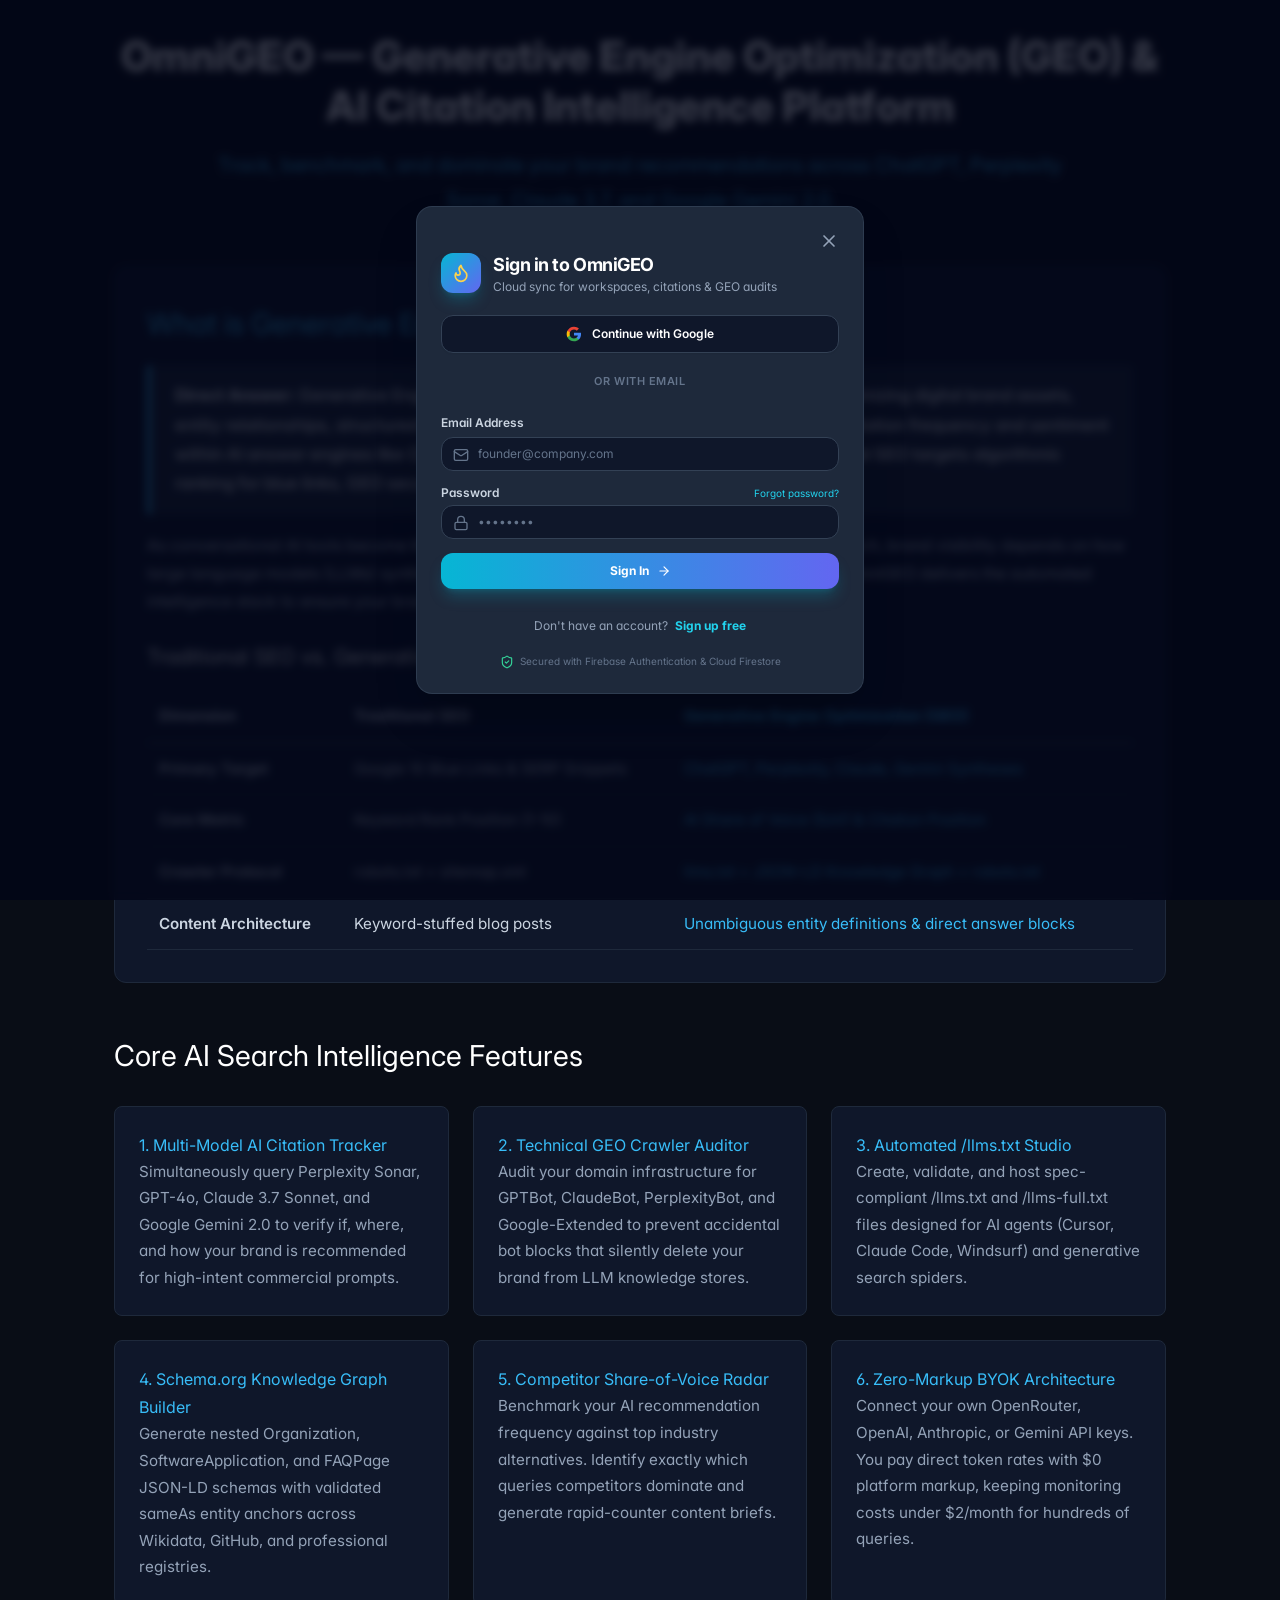
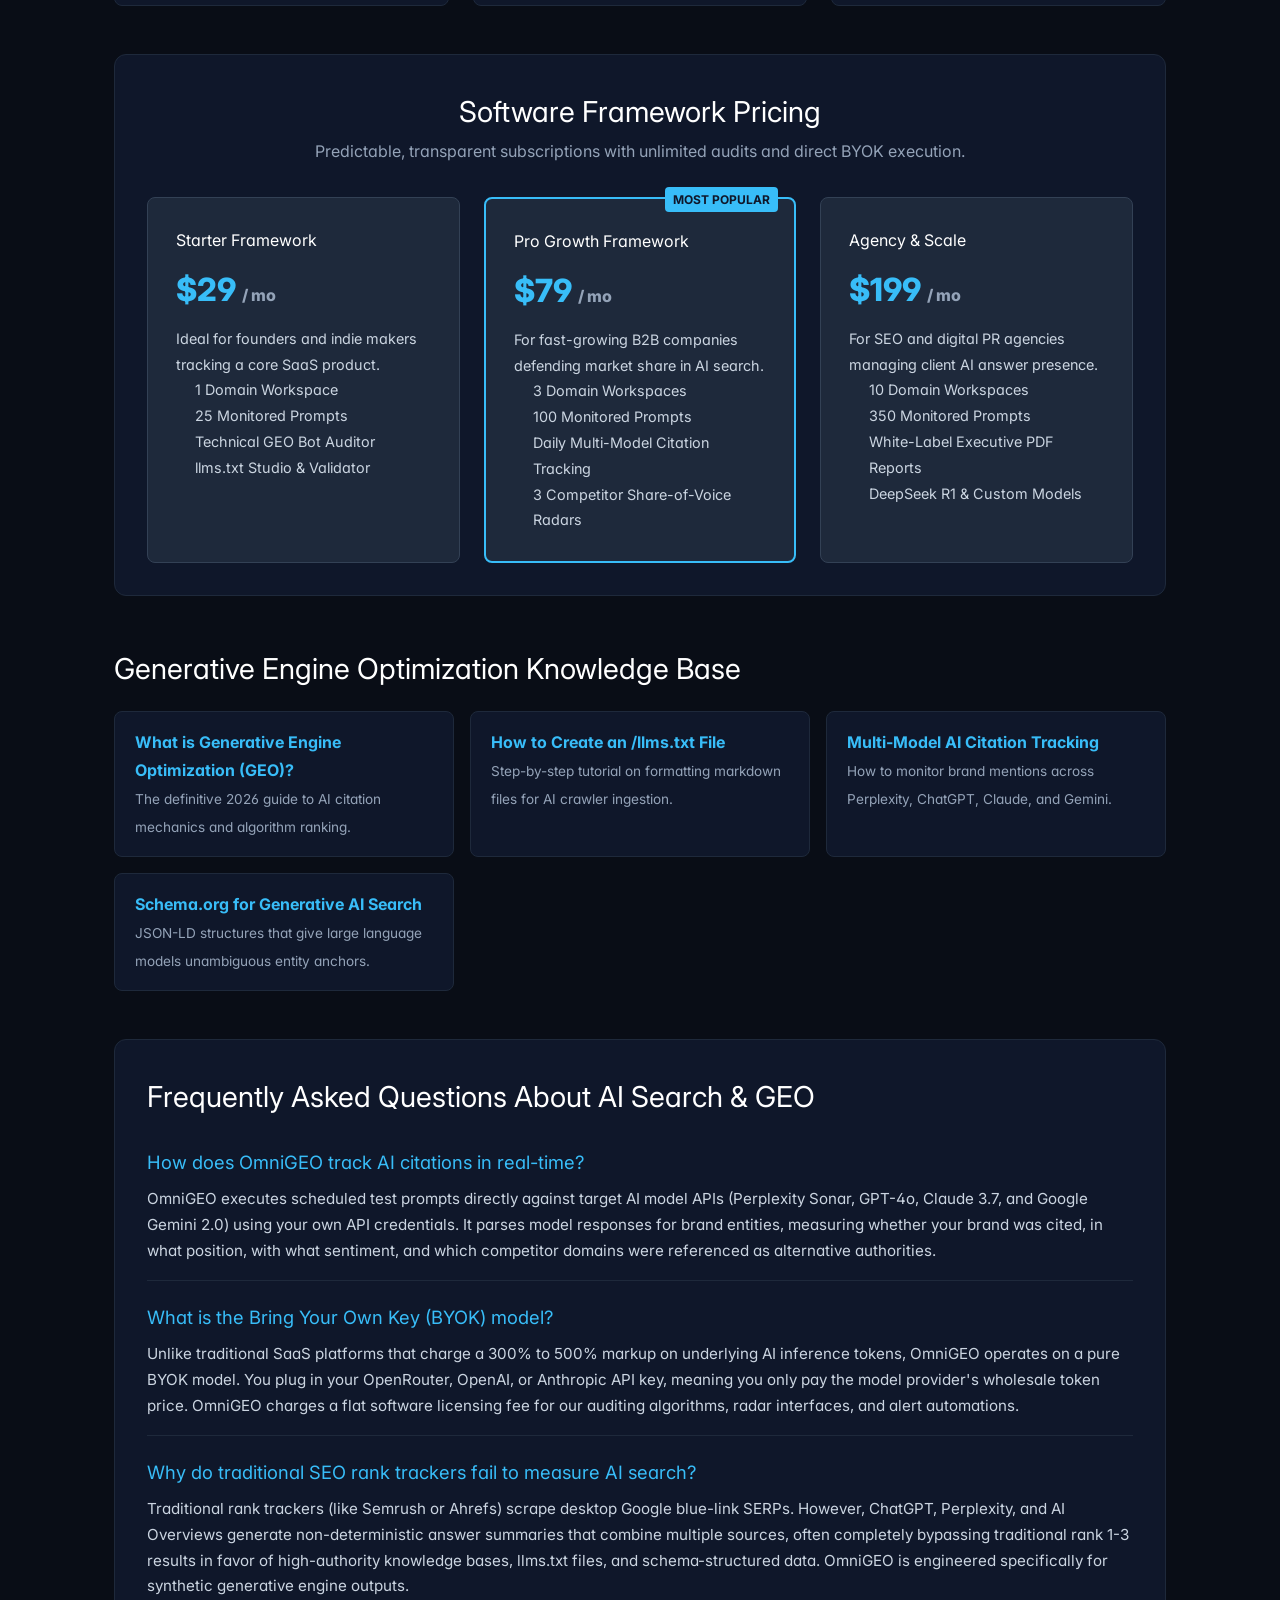
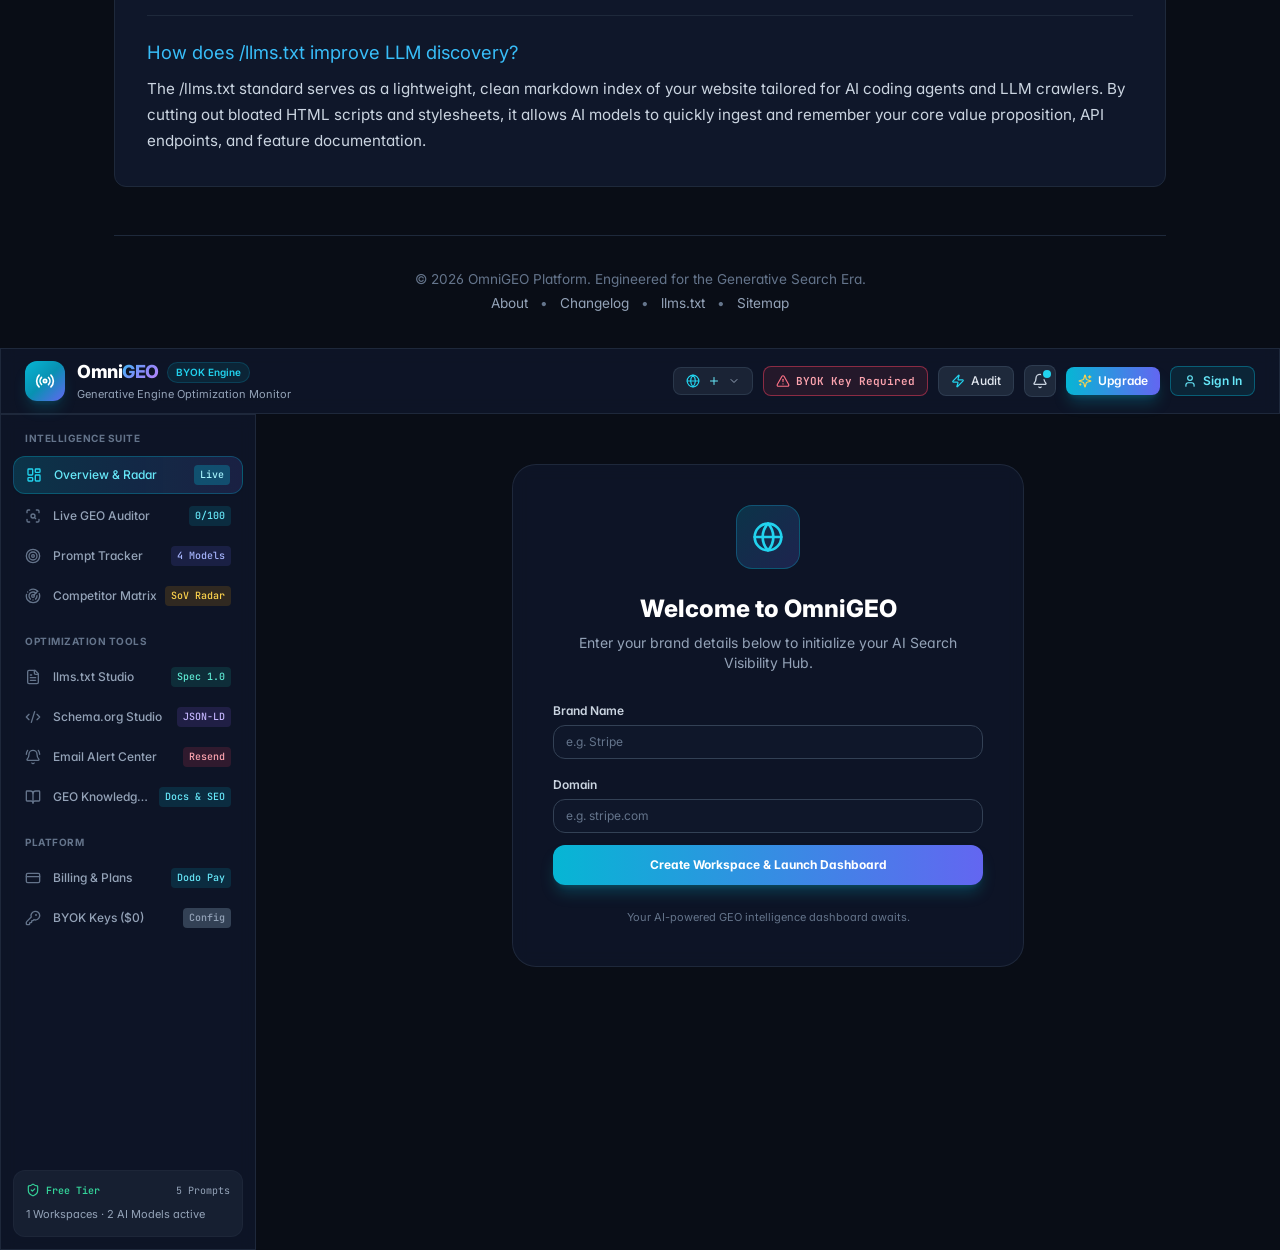
<file: index.html>
<!DOCTYPE html>
<html lang="en" class="dark">
  <head><meta name="google-site-verification" content="DOaWnimyQ-j0SYtAU6RvULTTj0LT_l5POoQcDmXFa8Y" />
    <meta charset="UTF-8" />
    <link rel="icon" type="image/svg+xml" href="data:image/svg+xml,<svg xmlns='http://www.w3.org/2000/svg' viewBox='0 0 24 24' fill='none' stroke='%2306B6D4' stroke-width='2' stroke-linecap='round' stroke-linejoin='round'><circle cx='12' cy='12' r='10'/><path d='m4.93 4.93 4.24 4.24'/><path d='m14.83 9.17 4.24-4.24'/><path d='m14.83 14.83 4.24 4.24'/><path d='m9.17 14.83-4.24 4.24'/><circle cx='12' cy='12' r='4'/></svg>" />
    <meta name="viewport" content="width=device-width, initial-scale=1.0" />
    <meta name="theme-color" content="#070b14" />
    
    <!-- Security Headers -->
    <meta http-equiv="X-Content-Type-Options" content="nosniff" />
    <meta name="referrer" content="strict-origin-when-cross-origin" />

    <!-- Canonical URL -->
    <link rel="canonical" href="https://omnigeo.pages.dev/" />

    <!-- Primary SEO Meta Tags -->
    <title>OmniGEO — Generative Engine Optimization & AI Citation Intelligence Platform</title>
    <meta name="description" content="Track and dominate your brand's visibility across ChatGPT, Perplexity, Claude, Gemini and AI search engines. Real-time citation tracking, GEO audits, llms.txt builder, Schema.org generator, and competitor radar for B2B SaaS companies and agencies." />
    <meta name="keywords" content="GEO, Generative Engine Optimization, AI Search Optimization, Perplexity SEO, ChatGPT citations, AI citation tracking, llms.txt generator, schema markup, AI brand monitoring, share of voice, AEO, answer engine optimization" />
    <meta name="author" content="OmniGEO" />
    <meta name="robots" content="index, follow, max-image-preview:large, max-snippet:-1, max-video-preview:-1" />

    <!-- Open Graph / Facebook -->
    <meta property="og:type" content="website" />
    <meta property="og:url" content="https://omnigeo.pages.dev/" />
    <meta property="og:site_name" content="OmniGEO" />
    <meta property="og:title" content="OmniGEO — Generative Engine Optimization Platform" />
    <meta property="og:description" content="Real-time multi-model AI citation tracking, technical GEO crawler auditing, llms.txt builder, Schema.org generator, and competitor share-of-voice radar for B2B SaaS and agencies." />
    <meta property="og:image" content="https://omnigeo.pages.dev/og-image.png" />
    <meta property="og:image:width" content="1200" />
    <meta property="og:image:height" content="630" />
    <meta property="og:locale" content="en_US" />

    <!-- Twitter / X -->
    <meta name="twitter:card" content="summary_large_image" />
    <meta name="twitter:url" content="https://omnigeo.pages.dev/" />
    <meta name="twitter:title" content="OmniGEO — AI Search Visibility Hub" />
    <meta name="twitter:description" content="Dominate answers in Perplexity, ChatGPT, Claude, and Gemini with enterprise GEO intelligence." />
    <meta name="twitter:image" content="https://omnigeo.pages.dev/og-image.png" />

    <!-- AI Agent & LLM Discovery -->
    <link rel="help" href="/llms.txt" type="text/markdown" title="LLM Context Index" />
    <link rel="help" href="/llms-full.txt" type="text/markdown" title="LLM Full Context Specification" />

    <!-- Schema.org JSON-LD: BreadcrumbList -->
    <!-- Schema.org JSON-LD: Organization with Knowledge Graph -->
    <script type="application/ld+json">
    {
      "@context": "https://schema.org",
      "@type": "Organization",
      "name": "OmniGEO",
      "url": "https://omnigeo.pages.dev",
      "logo": "https://omnigeo.pages.dev/og-image.png",
      "description": "Generative Engine Optimization & AI Citation Intelligence Platform. Track and dominate brand visibility across ChatGPT, Perplexity, Claude, Gemini, and AI search engines.",
      "foundingDate": "2026",
      "sameAs": [
        "https://github.com/vedantbawane840-maker/omnigeo",
        "https://rankforgeapp.pages.dev"
      ],
      "knowsAbout": [
        "Generative Engine Optimization",
        "GEO",
        "AI Citation Tracking",
        "Answer Engine Optimization",
        "AEO",
        "Perplexity SEO",
        "ChatGPT Search Citations",
        "llms.txt Specification"
      ]
    }
    </script>

    <!-- Schema.org JSON-LD: SoftwareApplication -->
    <script type="application/ld+json">
    {
      "@context": "https://schema.org",
      "@type": "SoftwareApplication",
      "name": "OmniGEO",
      "applicationCategory": "BusinessApplication",
      "operatingSystem": "Web",
      "url": "https://omnigeo.pages.dev",
      "description": "Real-time multi-model AI citation tracking, GEO crawler auditing, llms.txt studio, Schema.org generator, and competitor share-of-voice radar.",
      "offers": [
        {
          "@type": "Offer",
          "name": "Starter Framework",
          "price": "29.00",
          "priceCurrency": "USD",
          "priceValidUntil": "2027-12-31",
          "availability": "https://schema.org/InStock",
          "url": "https://omnigeo.pages.dev/#pricing"
        },
        {
          "@type": "Offer",
          "name": "Pro Growth Framework",
          "price": "79.00",
          "priceCurrency": "USD",
          "priceValidUntil": "2027-12-31",
          "availability": "https://schema.org/InStock",
          "url": "https://omnigeo.pages.dev/#pricing"
        },
        {
          "@type": "Offer",
          "name": "Agency & Scale Framework",
          "price": "199.00",
          "priceCurrency": "USD",
          "priceValidUntil": "2027-12-31",
          "availability": "https://schema.org/InStock",
          "url": "https://omnigeo.pages.dev/#pricing"
        }
      ],
      "featureList": [
        "Multi-Model AI Citation Tracking (Perplexity, ChatGPT, Claude, Gemini)",
        "Technical GEO Crawler Audit Engine",
        "1-Click llms.txt & llms-full.txt Studio",
        "Schema.org JSON-LD Generator",
        "Competitor Share-of-Voice Radar",
        "Email Alert Center with Executive PDF Reports",
        "BYOK (Bring Your Own Key) Architecture"
      ]
    }
    </script>

    <!-- Schema.org JSON-LD: WebSite with SearchAction -->
    <script type="application/ld+json">
    {
      "@context": "https://schema.org",
      "@type": "WebSite",
      "name": "OmniGEO",
      "url": "https://omnigeo.pages.dev",
      "description": "Generative Engine Optimization & AI Citation Intelligence Platform"
    }
    </script>

    <!-- Schema.org JSON-LD: FAQPage -->
    <script type="application/ld+json">
    {
      "@context": "https://schema.org",
      "@type": "FAQPage",
      "mainEntity": [
        {
          "@type": "Question",
          "name": "What is Generative Engine Optimization (GEO)?",
          "acceptedAnswer": {
            "@type": "Answer",
            "text": "Generative Engine Optimization (GEO) is the practice of optimizing your brand, content, and technical infrastructure to be accurately cited and recommended by AI search engines like ChatGPT, Perplexity, Claude, and Gemini. Unlike traditional SEO which targets Google's blue links, GEO focuses on AI-generated answer summaries."
          }
        },
        {
          "@type": "Question",
          "name": "How does OmniGEO track AI citations?",
          "acceptedAnswer": {
            "@type": "Answer",
            "text": "OmniGEO sends tracked commercial queries to multiple AI models (Perplexity Sonar, GPT-4o, Claude 3.7, Gemini 2.0) via your own API keys (BYOK model), then analyzes whether your brand is mentioned, your citation position, sentiment, and share-of-voice compared to competitors."
          }
        },
        {
          "@type": "Question",
          "name": "What is the BYOK (Bring Your Own Key) model?",
          "acceptedAnswer": {
            "@type": "Answer",
            "text": "BYOK means you provide your own OpenRouter, OpenAI, Claude, or Gemini API keys. All AI queries execute directly from your browser with zero platform markup. OmniGEO sells the software framework, algorithms, and monitoring tools — not API inference cost."
          }
        },
        {
          "@type": "Question",
          "name": "What is llms.txt and why does it matter?",
          "acceptedAnswer": {
            "@type": "Answer",
            "text": "llms.txt is a standard markdown file placed at /llms.txt on your domain that helps AI models understand your product, services, and capabilities. It is to AI search engines what robots.txt is to traditional crawlers. OmniGEO includes a 1-click studio to generate spec-compliant llms.txt files."
          }
        }
      ]
    }
    </script>

    <!-- Google Fonts -->
    <link rel="preconnect" href="https://fonts.googleapis.com">
    <link rel="preconnect" href="https://fonts.gstatic.com" crossorigin>
    <link href="https://fonts.googleapis.com/css2?family=Inter:wght@300;400;500;600;700;800&family=JetBrains+Mono:wght@400;500;600;700&display=swap" rel="stylesheet">
    <script type="module" crossorigin src="/assets/index-CcFE8pVC.js"></script>
    <link rel="modulepreload" crossorigin href="/assets/vendor-icons-vO080iBs.js">
    <link rel="modulepreload" crossorigin href="/assets/vendor-react-zpIaeDUt.js">
    <link rel="modulepreload" crossorigin href="/assets/vendor-firebase-c2S_X8gQ.js">
    <link rel="stylesheet" crossorigin href="/assets/index-DXLpFDlE.css">
  </head>
  <body class="bg-background text-slate-100 font-sans antialiased selection:bg-brand-500/30 selection:text-brand-200 min-h-screen">

    
    <main id="seo-content" style="max-width:1100px;margin:0 auto;padding:2rem 1.5rem;line-height:1.75;">
      <header style="margin-bottom:3rem;text-align:center;">
        <h1 style="font-size:2.6rem;font-weight:800;color:#ffffff;line-height:1.2;margin-bottom:1rem;">
          OmniGEO — Generative Engine Optimization (GEO) & AI Citation Intelligence Platform
        </h1>
        <p style="font-size:1.25rem;color:#38bdf8;max-width:850px;margin:0 auto;">
          Track, benchmark, and dominate your brand recommendations across ChatGPT, Perplexity Sonar, Claude 3.7, and Google Gemini 2.0.
        </p>
      </header>

      <!-- AEO Direct Answer Section -->
      <section style="background:#0f172a;border:1px solid #1e293b;border-radius:12px;padding:2rem;margin-bottom:3rem;">
        <h2 style="color:#38bdf8;font-size:1.8rem;margin-top:0;">What is Generative Engine Optimization (GEO)?</h2>
        <div style="background:#1e293b;border-left:4px solid #38bdf8;padding:1rem 1.5rem;margin:1rem 0;border-radius:4px;">
          <p style="font-size:1.05rem;color:#f8fafc;margin:0;font-weight:500;">
            <strong>Direct Answer:</strong> Generative Engine Optimization (GEO) is the strategic discipline of optimizing digital brand assets, entity relationships, structured schema, and technical markdown feeds to maximize citation frequency and sentiment within AI answer engines like ChatGPT, Perplexity, Claude, and Gemini. While traditional SEO targets algorithmic ranking for blue links, GEO secures direct mentions inside synthesized AI answers.
          </p>
        </div>
        <p style="color:#cbd5e1;font-size:1rem;">
          As conversational AI tools become the primary interface for consumer and B2B software research, brand visibility depends on how large language models (LLMs) synthesize your expertise, pricing, and customer trust signals. OmniGEO delivers the automated intelligence stack to ensure your brand is cited as the premier solution in your category.
        </p>

        <h3 style="color:#ffffff;font-size:1.3rem;margin-top:1.5rem;">Traditional SEO vs. Generative Engine Optimization (GEO)</h3>
        <div style="overflow-x:auto;">
          <table style="width:100%;border-collapse:collapse;margin-top:1rem;color:#cbd5e1;font-size:0.95rem;">
            <thead>
              <tr style="border-bottom:2px solid #334155;text-align:left;">
                <th style="padding:0.75rem;">Dimension</th>
                <th style="padding:0.75rem;">Traditional SEO</th>
                <th style="padding:0.75rem;color:#38bdf8;">Generative Engine Optimization (GEO)</th>
              </tr>
            </thead>
            <tbody>
              <tr style="border-bottom:1px solid #1e293b;">
                <td style="padding:0.75rem;font-weight:600;">Primary Target</td>
                <td style="padding:0.75rem;">Google 10 Blue Links & SERP Snippets</td>
                <td style="padding:0.75rem;color:#38bdf8;">ChatGPT, Perplexity, Claude, Gemini Syntheses</td>
              </tr>
              <tr style="border-bottom:1px solid #1e293b;">
                <td style="padding:0.75rem;font-weight:600;">Core Metric</td>
                <td style="padding:0.75rem;">Keyword Rank Position (1-10)</td>
                <td style="padding:0.75rem;color:#38bdf8;">AI Share of Voice (SoV) & Citation Position</td>
              </tr>
              <tr style="border-bottom:1px solid #1e293b;">
                <td style="padding:0.75rem;font-weight:600;">Crawler Protocol</td>
                <td style="padding:0.75rem;">robots.txt + sitemap.xml</td>
                <td style="padding:0.75rem;color:#38bdf8;">llms.txt + JSON-LD Knowledge Graph + robots.txt</td>
              </tr>
              <tr style="border-bottom:1px solid #1e293b;">
                <td style="padding:0.75rem;font-weight:600;">Content Architecture</td>
                <td style="padding:0.75rem;">Keyword-stuffed blog posts</td>
                <td style="padding:0.75rem;color:#38bdf8;">Unambiguous entity definitions & direct answer blocks</td>
              </tr>
            </tbody>
          </table>
        </div>
      </section>

      <!-- Core Features Section -->
      <section style="margin-bottom:3rem;">
        <h2 style="color:#ffffff;font-size:1.8rem;margin-bottom:1.5rem;">Core AI Search Intelligence Features</h2>
        <div style="display:grid;grid-template-columns:repeat(auto-fit,minmax(300px,1fr));gap:1.5rem;">
          <div style="background:#0f172a;border:1px solid #1e293b;border-radius:8px;padding:1.5rem;">
            <h3 style="color:#38bdf8;margin-top:0;">1. Multi-Model AI Citation Tracker</h3>
            <p style="color:#94a3b8;font-size:0.95rem;">
              Simultaneously query Perplexity Sonar, GPT-4o, Claude 3.7 Sonnet, and Google Gemini 2.0 to verify if, where, and how your brand is recommended for high-intent commercial prompts.
            </p>
          </div>
          <div style="background:#0f172a;border:1px solid #1e293b;border-radius:8px;padding:1.5rem;">
            <h3 style="color:#38bdf8;margin-top:0;">2. Technical GEO Crawler Auditor</h3>
            <p style="color:#94a3b8;font-size:0.95rem;">
              Audit your domain infrastructure for GPTBot, ClaudeBot, PerplexityBot, and Google-Extended to prevent accidental bot blocks that silently delete your brand from LLM knowledge stores.
            </p>
          </div>
          <div style="background:#0f172a;border:1px solid #1e293b;border-radius:8px;padding:1.5rem;">
            <h3 style="color:#38bdf8;margin-top:0;">3. Automated /llms.txt Studio</h3>
            <p style="color:#94a3b8;font-size:0.95rem;">
              Create, validate, and host spec-compliant /llms.txt and /llms-full.txt files designed for AI agents (Cursor, Claude Code, Windsurf) and generative search spiders.
            </p>
          </div>
          <div style="background:#0f172a;border:1px solid #1e293b;border-radius:8px;padding:1.5rem;">
            <h3 style="color:#38bdf8;margin-top:0;">4. Schema.org Knowledge Graph Builder</h3>
            <p style="color:#94a3b8;font-size:0.95rem;">
              Generate nested Organization, SoftwareApplication, and FAQPage JSON-LD schemas with validated sameAs entity anchors across Wikidata, GitHub, and professional registries.
            </p>
          </div>
          <div style="background:#0f172a;border:1px solid #1e293b;border-radius:8px;padding:1.5rem;">
            <h3 style="color:#38bdf8;margin-top:0;">5. Competitor Share-of-Voice Radar</h3>
            <p style="color:#94a3b8;font-size:0.95rem;">
              Benchmark your AI recommendation frequency against top industry alternatives. Identify exactly which queries competitors dominate and generate rapid-counter content briefs.
            </p>
          </div>
          <div style="background:#0f172a;border:1px solid #1e293b;border-radius:8px;padding:1.5rem;">
            <h3 style="color:#38bdf8;margin-top:0;">6. Zero-Markup BYOK Architecture</h3>
            <p style="color:#94a3b8;font-size:0.95rem;">
              Connect your own OpenRouter, OpenAI, Anthropic, or Gemini API keys. You pay direct token rates with $0 platform markup, keeping monitoring costs under $2/month for hundreds of queries.
            </p>
          </div>
        </div>
      </section>

      <!-- Software Framework Pricing -->
      <section style="margin-bottom:3rem;background:#0f172a;border:1px solid #1e293b;border-radius:12px;padding:2rem;">
        <h2 style="color:#ffffff;font-size:1.8rem;text-align:center;margin-top:0;">Software Framework Pricing</h2>
        <p style="color:#94a3b8;text-align:center;margin-bottom:2rem;">Predictable, transparent subscriptions with unlimited audits and direct BYOK execution.</p>
        <div style="display:grid;grid-template-columns:repeat(auto-fit,minmax(280px,1fr));gap:1.5rem;">
          <div style="background:#1e293b;border:1px solid #334155;border-radius:8px;padding:1.75rem;">
            <h3 style="color:#ffffff;margin-top:0;">Starter Framework</h3>
            <p style="color:#38bdf8;font-size:2rem;font-weight:800;margin:0.5rem 0;">$29 <span style="font-size:1rem;color:#94a3b8;">/ mo</span></p>
            <p style="color:#cbd5e1;font-size:0.9rem;">Ideal for founders and indie makers tracking a core SaaS product.</p>
            <ul style="color:#cbd5e1;font-size:0.9rem;padding-left:1.2rem;line-height:1.8;">
              <li>1 Domain Workspace</li>
              <li>25 Monitored Prompts</li>
              <li>Technical GEO Bot Auditor</li>
              <li>llms.txt Studio & Validator</li>
            </ul>
          </div>
          <div style="background:#1e293b;border:2px solid #38bdf8;border-radius:8px;padding:1.75rem;position:relative;">
            <span style="position:absolute;top:-12px;right:16px;background:#38bdf8;color:#0f172a;font-weight:700;font-size:0.75rem;padding:2px 8px;border-radius:4px;">MOST POPULAR</span>
            <h3 style="color:#ffffff;margin-top:0;">Pro Growth Framework</h3>
            <p style="color:#38bdf8;font-size:2rem;font-weight:800;margin:0.5rem 0;">$79 <span style="font-size:1rem;color:#94a3b8;">/ mo</span></p>
            <p style="color:#cbd5e1;font-size:0.9rem;">For fast-growing B2B companies defending market share in AI search.</p>
            <ul style="color:#cbd5e1;font-size:0.9rem;padding-left:1.2rem;line-height:1.8;">
              <li>3 Domain Workspaces</li>
              <li>100 Monitored Prompts</li>
              <li>Daily Multi-Model Citation Tracking</li>
              <li>3 Competitor Share-of-Voice Radars</li>
            </ul>
          </div>
          <div style="background:#1e293b;border:1px solid #334155;border-radius:8px;padding:1.75rem;">
            <h3 style="color:#ffffff;margin-top:0;">Agency & Scale</h3>
            <p style="color:#38bdf8;font-size:2rem;font-weight:800;margin:0.5rem 0;">$199 <span style="font-size:1rem;color:#94a3b8;">/ mo</span></p>
            <p style="color:#cbd5e1;font-size:0.9rem;">For SEO and digital PR agencies managing client AI answer presence.</p>
            <ul style="color:#cbd5e1;font-size:0.9rem;padding-left:1.2rem;line-height:1.8;">
              <li>10 Domain Workspaces</li>
              <li>350 Monitored Prompts</li>
              <li>White-Label Executive PDF Reports</li>
              <li>DeepSeek R1 & Custom Models</li>
            </ul>
          </div>
        </div>
      </section>

      <!-- Knowledge Hub & Internal Links -->
      <section style="margin-bottom:3rem;">
        <h2 style="color:#ffffff;font-size:1.8rem;margin-bottom:1rem;">Generative Engine Optimization Knowledge Base</h2>
        <div style="display:grid;grid-template-columns:repeat(auto-fit,minmax(300px,1fr));gap:1rem;">
          <a href="/blog/what-is-generative-engine-optimization.html" style="background:#0f172a;border:1px solid #1e293b;padding:1rem 1.25rem;border-radius:8px;display:block;">
            <strong style="color:#38bdf8;display:block;">What is Generative Engine Optimization (GEO)?</strong>
            <span style="color:#94a3b8;font-size:0.85rem;">The definitive 2026 guide to AI citation mechanics and algorithm ranking.</span>
          </a>
          <a href="/blog/how-to-create-llms-txt.html" style="background:#0f172a;border:1px solid #1e293b;padding:1rem 1.25rem;border-radius:8px;display:block;">
            <strong style="color:#38bdf8;display:block;">How to Create an /llms.txt File</strong>
            <span style="color:#94a3b8;font-size:0.85rem;">Step-by-step tutorial on formatting markdown files for AI crawler ingestion.</span>
          </a>
          <a href="/blog/multi-model-citation-tracking.html" style="background:#0f172a;border:1px solid #1e293b;padding:1rem 1.25rem;border-radius:8px;display:block;">
            <strong style="color:#38bdf8;display:block;">Multi-Model AI Citation Tracking</strong>
            <span style="color:#94a3b8;font-size:0.85rem;">How to monitor brand mentions across Perplexity, ChatGPT, Claude, and Gemini.</span>
          </a>
          <a href="/blog/schema-org-for-ai-search.html" style="background:#0f172a;border:1px solid #1e293b;padding:1rem 1.25rem;border-radius:8px;display:block;">
            <strong style="color:#38bdf8;display:block;">Schema.org for Generative AI Search</strong>
            <span style="color:#94a3b8;font-size:0.85rem;">JSON-LD structures that give large language models unambiguous entity anchors.</span>
          </a>
        </div>
      </section>

      <!-- Frequently Asked Questions (E-E-A-T & Visible FAQ Section) -->
      <section style="margin-bottom:3rem;background:#0f172a;border:1px solid #1e293b;border-radius:12px;padding:2rem;">
        <h2 style="color:#ffffff;font-size:1.8rem;margin-top:0;">Frequently Asked Questions About AI Search & GEO</h2>
        <div style="margin-top:1.5rem;display:flex;flex-direction:column;gap:1.25rem;">
          <div style="border-bottom:1px solid #1e293b;padding-bottom:1rem;">
            <h3 style="color:#38bdf8;font-size:1.15rem;margin:0 0 0.5rem 0;">How does OmniGEO track AI citations in real-time?</h3>
            <p style="color:#cbd5e1;font-size:0.95rem;margin:0;line-height:1.7;">
              OmniGEO executes scheduled test prompts directly against target AI model APIs (Perplexity Sonar, GPT-4o, Claude 3.7, and Google Gemini 2.0) using your own API credentials. It parses model responses for brand entities, measuring whether your brand was cited, in what position, with what sentiment, and which competitor domains were referenced as alternative authorities.
            </p>
          </div>
          <div style="border-bottom:1px solid #1e293b;padding-bottom:1rem;">
            <h3 style="color:#38bdf8;font-size:1.15rem;margin:0 0 0.5rem 0;">What is the Bring Your Own Key (BYOK) model?</h3>
            <p style="color:#cbd5e1;font-size:0.95rem;margin:0;line-height:1.7;">
              Unlike traditional SaaS platforms that charge a 300% to 500% markup on underlying AI inference tokens, OmniGEO operates on a pure BYOK model. You plug in your OpenRouter, OpenAI, or Anthropic API key, meaning you only pay the model provider's wholesale token price. OmniGEO charges a flat software licensing fee for our auditing algorithms, radar interfaces, and alert automations.
            </p>
          </div>
          <div style="border-bottom:1px solid #1e293b;padding-bottom:1rem;">
            <h3 style="color:#38bdf8;font-size:1.15rem;margin:0 0 0.5rem 0;">Why do traditional SEO rank trackers fail to measure AI search?</h3>
            <p style="color:#cbd5e1;font-size:0.95rem;margin:0;line-height:1.7;">
              Traditional rank trackers (like Semrush or Ahrefs) scrape desktop Google blue-link SERPs. However, ChatGPT, Perplexity, and AI Overviews generate non-deterministic answer summaries that combine multiple sources, often completely bypassing traditional rank 1-3 results in favor of high-authority knowledge bases, llms.txt files, and schema-structured data. OmniGEO is engineered specifically for synthetic generative engine outputs.
            </p>
          </div>
          <div>
            <h3 style="color:#38bdf8;font-size:1.15rem;margin:0 0 0.5rem 0;">How does /llms.txt improve LLM discovery?</h3>
            <p style="color:#cbd5e1;font-size:0.95rem;margin:0;line-height:1.7;">
              The /llms.txt standard serves as a lightweight, clean markdown index of your website tailored for AI coding agents and LLM crawlers. By cutting out bloated HTML scripts and stylesheets, it allows AI models to quickly ingest and remember your core value proposition, API endpoints, and feature documentation.
            </p>
          </div>
        </div>
      </section>

      <footer style="border-top:1px solid #1e293b;padding-top:2rem;text-align:center;color:#64748b;font-size:0.85rem;">
        <p>© 2026 OmniGEO Platform. Engineered for the Generative Search Era.</p>
        <p>
          <a href="/about.html" style="color:#94a3b8;margin:0 0.5rem;">About</a> • 
          <a href="/changelog.html" style="color:#94a3b8;margin:0 0.5rem;">Changelog</a> • 
          <a href="/llms.txt" style="color:#94a3b8;margin:0 0.5rem;">llms.txt</a> • 
          <a href="/sitemap.xml" style="color:#94a3b8;margin:0 0.5rem;">Sitemap</a>
        </p>
      </footer>
    </main>

    <div id="root"></div>
  </body>
</html>
</file>
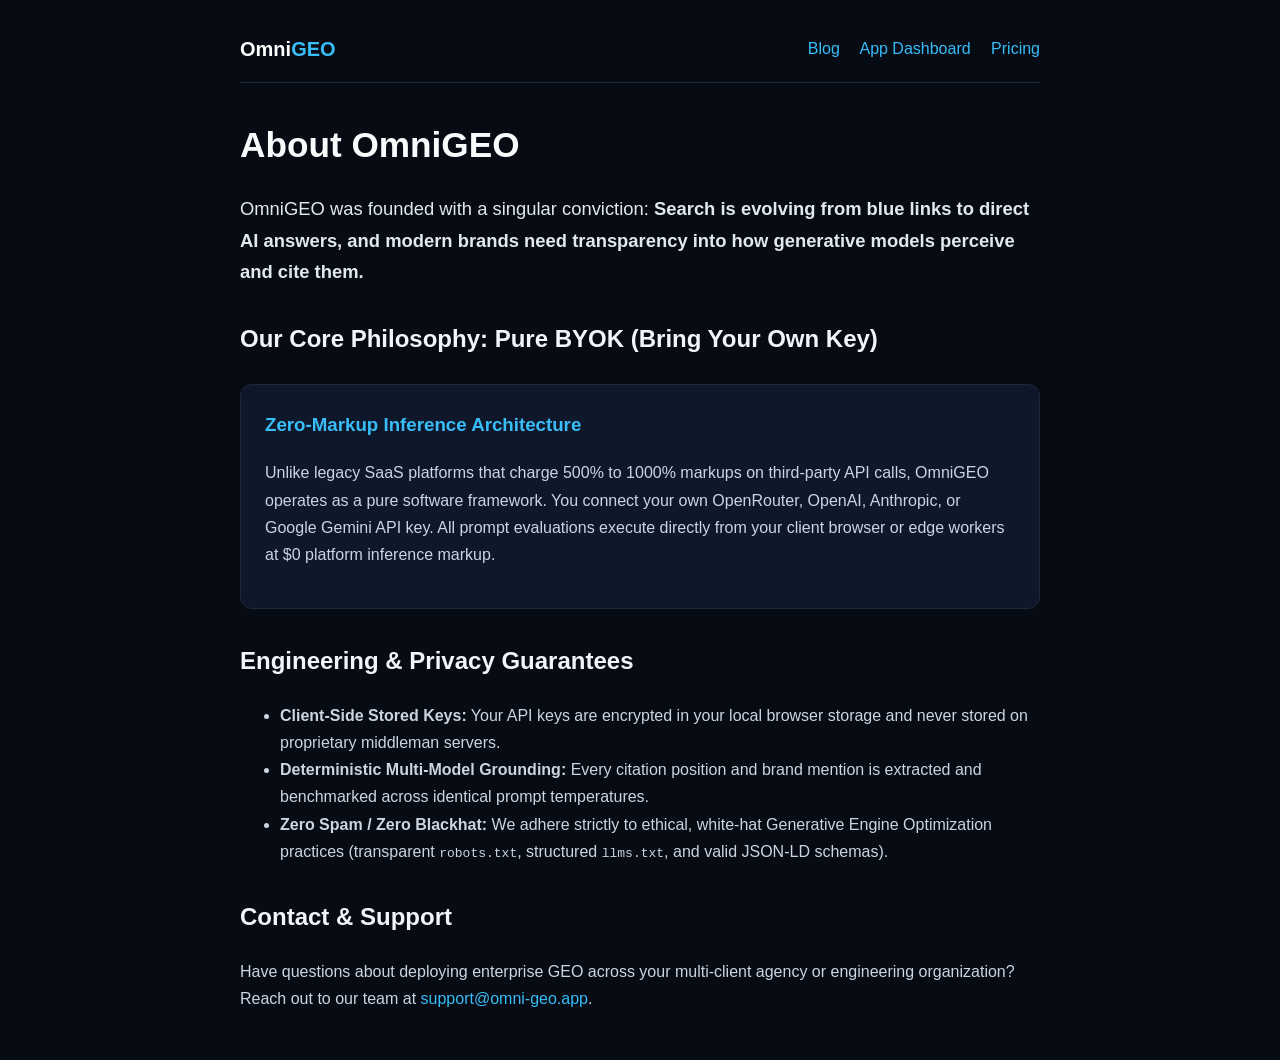
<file: about.html>
<!DOCTYPE html>
<html lang="en" class="dark">
<head>
  <meta charset="UTF-8" />
  <meta name="viewport" content="width=device-width, initial-scale=1.0" />
  <title>About OmniGEO — Generative Engine Optimization Platform & Team</title>
  <meta name="description" content="Learn about OmniGEO's mission, engineering team, Bring Your Own Key (BYOK) architecture, and Generative Engine Optimization research." />
  <link rel="canonical" href="https://omnigeo.pages.dev/about.html" />
  <meta name="robots" content="index, follow" />

  <!-- Open Graph -->
  <meta property="og:title" content="About OmniGEO — Our Mission & Architecture" />
  <meta property="og:description" content="Building the open software framework for Generative Engine Optimization (GEO)." />
  <meta property="og:image" content="https://omnigeo.pages.dev/og-image.png" />
  <meta property="og:url" content="https://omnigeo.pages.dev/about.html" />
  <meta property="og:type" content="website" />

  <!-- Schema.org JSON-LD: AboutPage -->
  <script type="application/ld+json">
  {
    "@context": "https://schema.org",
    "@type": "AboutPage",
    "name": "About OmniGEO",
    "url": "https://omnigeo.pages.dev/about.html",
    "description": "About OmniGEO, its founders, and the Generative Engine Optimization monitoring platform.",
    "mainEntity": {
      "@type": "Organization",
      "name": "OmniGEO",
      "foundingDate": "2026",
      "url": "https://omnigeo.pages.dev"
    }
  }
  </script>

  <style>
    body { font-family: -apple-system, BlinkMacSystemFont, 'Segoe UI', Roboto, sans-serif; background: #070b14; color: #cbd5e1; margin: 0; padding: 2rem; line-height: 1.7; }
    .container { max-width: 800px; margin: 0 auto; }
    a { color: #38bdf8; text-decoration: none; }
    a:hover { text-decoration: underline; }
    .nav { margin-bottom: 2rem; padding-bottom: 1rem; border-bottom: 1px solid #1e293b; display: flex; justify-content: space-between; align-items: center; }
    .brand { font-size: 1.25rem; font-weight: 800; color: #fff; }
    h1 { color: #f8fafc; font-size: 2.2rem; margin-bottom: 0.5rem; }
    h2 { color: #f1f5f9; margin-top: 2rem; }
    .card { background: #0f172a; border: 1px solid #1e293b; border-radius: 12px; padding: 1.5rem; margin: 1.5rem 0; }
  </style>
</head>
<body>
  <div class="container">
    <div class="nav">
      <a href="/" class="brand">Omni<span style="color:#38bdf8;">GEO</span></a>
      <div>
        <a href="/blog/" style="margin-right: 1rem;">Blog</a>
        <a href="/" style="margin-right: 1rem;">App Dashboard</a>
        <a href="/#pricing">Pricing</a>
      </div>
    </div>

    <h1>About OmniGEO</h1>
    <p class="lead" style="font-size: 1.15rem; color: #e2e8f0;">
      OmniGEO was founded with a singular conviction: <strong>Search is evolving from blue links to direct AI answers, and modern brands need transparency into how generative models perceive and cite them.</strong>
    </p>

    <h2>Our Core Philosophy: Pure BYOK (Bring Your Own Key)</h2>
    <div class="card">
      <h3 style="margin-top: 0; color: #38bdf8;">Zero-Markup Inference Architecture</h3>
      <p>
        Unlike legacy SaaS platforms that charge 500% to 1000% markups on third-party API calls, OmniGEO operates as a pure software framework. You connect your own OpenRouter, OpenAI, Anthropic, or Google Gemini API key. All prompt evaluations execute directly from your client browser or edge workers at $0 platform inference markup.
      </p>
    </div>

    <h2>Engineering & Privacy Guarantees</h2>
    <ul>
      <li><strong>Client-Side Stored Keys:</strong> Your API keys are encrypted in your local browser storage and never stored on proprietary middleman servers.</li>
      <li><strong>Deterministic Multi-Model Grounding:</strong> Every citation position and brand mention is extracted and benchmarked across identical prompt temperatures.</li>
      <li><strong>Zero Spam / Zero Blackhat:</strong> We adhere strictly to ethical, white-hat Generative Engine Optimization practices (transparent <code>robots.txt</code>, structured <code>llms.txt</code>, and valid JSON-LD schemas).</li>
    </ul>

    <h2>Contact & Support</h2>
    <p>
      Have questions about deploying enterprise GEO across your multi-client agency or engineering organization? Reach out to our team at <a href="mailto:support@omni-geo.app">support@omni-geo.app</a>.
    </p>
  </div>
</body>
</html>
</file>
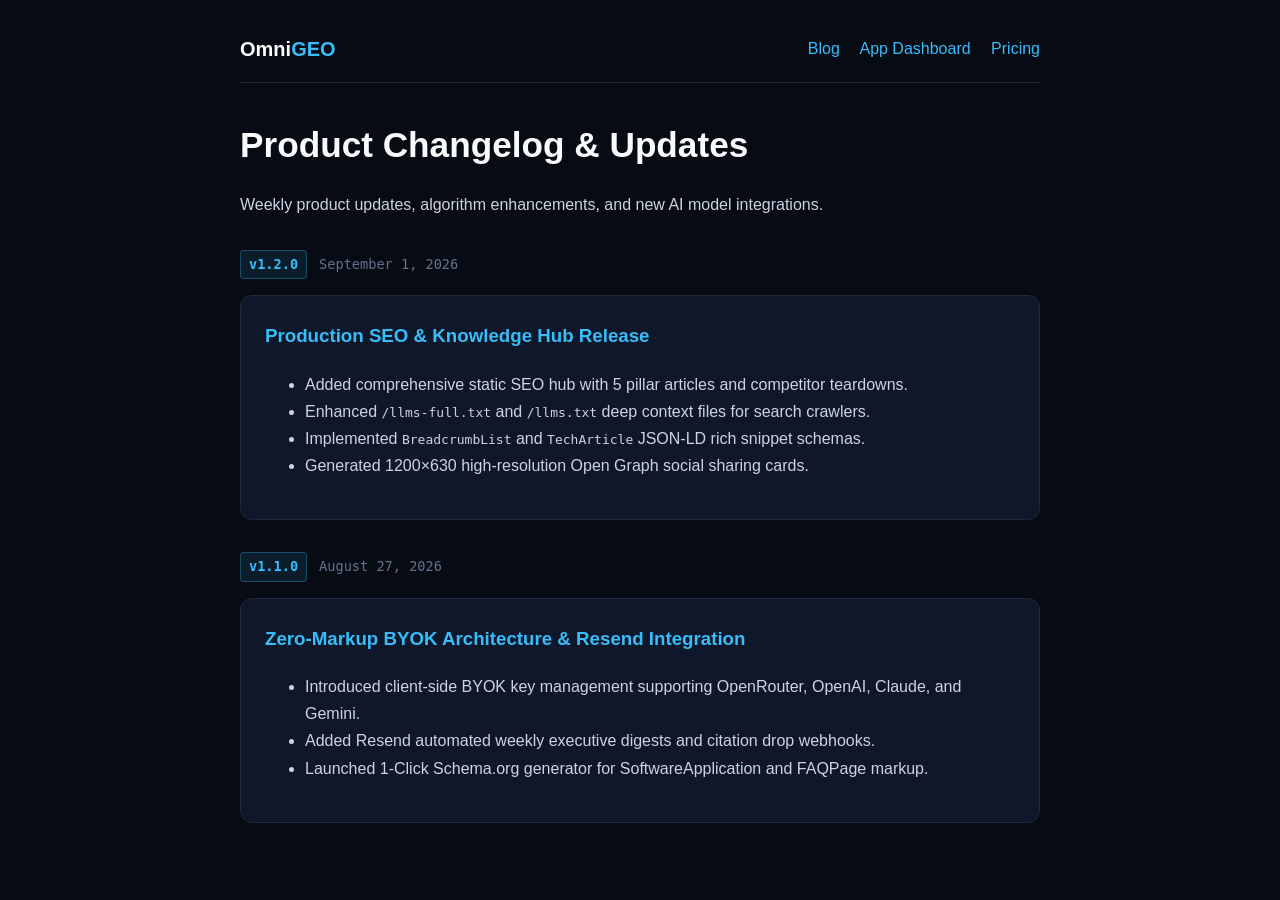
<file: changelog.html>
<!DOCTYPE html>
<html lang="en" class="dark">
<head>
  <meta charset="UTF-8" />
  <meta name="viewport" content="width=device-width, initial-scale=1.0" />
  <title>Changelog & Product Updates — OmniGEO</title>
  <meta name="description" content="Official release notes, platform updates, and feature improvements for the OmniGEO Generative Engine Optimization suite." />
  <link rel="canonical" href="https://omnigeo.pages.dev/changelog.html" />
  <meta name="robots" content="index, follow" />

  <!-- Open Graph -->
  <meta property="og:title" content="OmniGEO Changelog & Product Updates" />
  <meta property="og:description" content="See what's new in OmniGEO: Multi-model citation tracking, /llms.txt studio, and crawler audits." />
  <meta property="og:image" content="https://omnigeo.pages.dev/og-image.png" />
  <meta property="og:url" content="https://omnigeo.pages.dev/changelog.html" />
  <meta property="og:type" content="website" />

  <style>
    body { font-family: -apple-system, BlinkMacSystemFont, 'Segoe UI', Roboto, sans-serif; background: #070b14; color: #cbd5e1; margin: 0; padding: 2rem; line-height: 1.7; }
    .container { max-width: 800px; margin: 0 auto; }
    a { color: #38bdf8; text-decoration: none; }
    a:hover { text-decoration: underline; }
    .nav { margin-bottom: 2rem; padding-bottom: 1rem; border-bottom: 1px solid #1e293b; display: flex; justify-content: space-between; align-items: center; }
    .brand { font-size: 1.25rem; font-weight: 800; color: #fff; }
    h1 { color: #f8fafc; font-size: 2.2rem; margin-bottom: 0.5rem; }
    .version { display: flex; align-items: baseline; gap: 0.75rem; margin-top: 2rem; }
    .badge { background: rgba(56,189,248,0.1); color: #38bdf8; border: 1px solid rgba(56,189,248,0.3); padding: 2px 8px; border-radius: 4px; font-family: monospace; font-size: 0.85rem; font-weight: bold; }
    .date { font-size: 0.85rem; color: #64748b; font-family: monospace; }
    .card { background: #0f172a; border: 1px solid #1e293b; border-radius: 12px; padding: 1.5rem; margin: 1rem 0; }
  </style>
</head>
<body>
  <div class="container">
    <div class="nav">
      <a href="/" class="brand">Omni<span style="color:#38bdf8;">GEO</span></a>
      <div>
        <a href="/blog/" style="margin-right: 1rem;">Blog</a>
        <a href="/" style="margin-right: 1rem;">App Dashboard</a>
        <a href="/#pricing">Pricing</a>
      </div>
    </div>

    <h1>Product Changelog & Updates</h1>
    <p>Weekly product updates, algorithm enhancements, and new AI model integrations.</p>

    <div class="version">
      <span class="badge">v1.2.0</span>
      <span class="date">September 1, 2026</span>
    </div>
    <div class="card">
      <h3 style="margin-top: 0; color: #38bdf8;">Production SEO & Knowledge Hub Release</h3>
      <ul>
        <li>Added comprehensive static SEO hub with 5 pillar articles and competitor teardowns.</li>
        <li>Enhanced <code>/llms-full.txt</code> and <code>/llms.txt</code> deep context files for search crawlers.</li>
        <li>Implemented <code>BreadcrumbList</code> and <code>TechArticle</code> JSON-LD rich snippet schemas.</li>
        <li>Generated 1200×630 high-resolution Open Graph social sharing cards.</li>
      </ul>
    </div>

    <div class="version">
      <span class="badge">v1.1.0</span>
      <span class="date">August 27, 2026</span>
    </div>
    <div class="card">
      <h3 style="margin-top: 0; color: #38bdf8;">Zero-Markup BYOK Architecture & Resend Integration</h3>
      <ul>
        <li>Introduced client-side BYOK key management supporting OpenRouter, OpenAI, Claude, and Gemini.</li>
        <li>Added Resend automated weekly executive digests and citation drop webhooks.</li>
        <li>Launched 1-Click Schema.org generator for SoftwareApplication and FAQPage markup.</li>
      </ul>
    </div>
  </div>
</body>
</html>
</file>
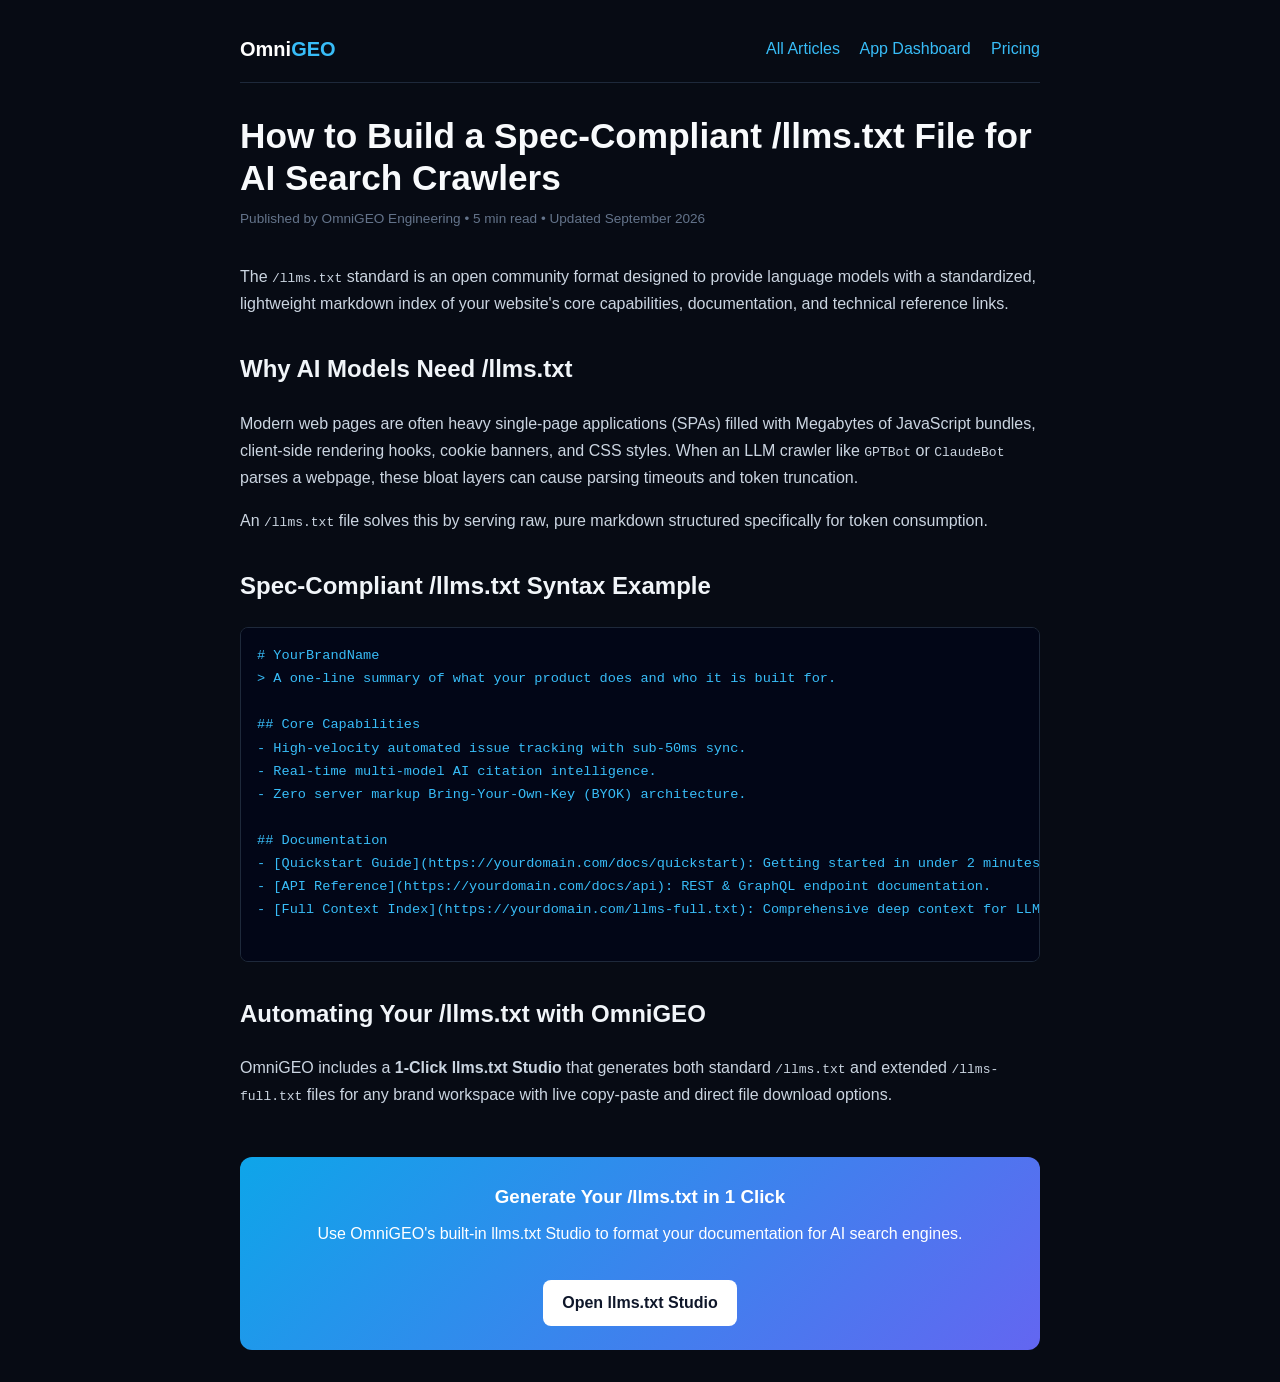
<file: blog/how-to-create-llms-txt.html>
<!DOCTYPE html>
<html lang="en" class="dark">
<head>
  <meta charset="UTF-8" />
  <meta name="viewport" content="width=device-width, initial-scale=1.0" />
  <title>How to Build a Spec-Compliant /llms.txt File for AI Search Crawlers — OmniGEO</title>
  <meta name="description" content="Learn how to structure, format, and deploy a spec-compliant /llms.txt and /llms-full.txt file on your website to increase indexing in ChatGPT, Claude, and Perplexity." />
  <link rel="canonical" href="https://omnigeo.pages.dev/blog/how-to-create-llms-txt.html" />
  <meta name="keywords" content="llms.txt generator, how to create llms.txt, llms-full.txt specification, AI search indexing" />
  <meta name="robots" content="index, follow, max-image-preview:large" />

  <!-- Open Graph -->
  <meta property="og:title" content="How to Build a Spec-Compliant /llms.txt File for AI Search Crawlers" />
  <meta property="og:description" content="A practical guide to deploying /llms.txt to help AI bots extract clean product documentation without crawling bloat." />
  <meta property="og:image" content="https://omnigeo.pages.dev/og-image.png" />
  <meta property="og:url" content="https://omnigeo.pages.dev/blog/how-to-create-llms-txt.html" />
  <meta property="og:type" content="article" />

  <!-- Schema.org JSON-LD -->
  <script type="application/ld+json">
  {
    "@context": "https://schema.org",
    "@type": "TechArticle",
    "headline": "How to Build a Spec-Compliant /llms.txt File for AI Search Crawlers",
    "description": "Technical guide on creating and deploying /llms.txt files.",
    "image": "https://omnigeo.pages.dev/og-image.png",
    "author": {
      "@type": "Organization",
      "name": "OmniGEO"
    },
    "publisher": {
      "@type": "Organization",
      "name": "OmniGEO",
      "logo": {
        "@type": "ImageObject",
        "url": "https://omnigeo.pages.dev/og-image.png"
      }
    },
    "datePublished": "2026-08-27",
    "dateModified": "2026-09-01"
  }
  </script>

  <style>
    body { font-family: -apple-system, BlinkMacSystemFont, 'Segoe UI', Roboto, sans-serif; background: #070b14; color: #cbd5e1; margin: 0; padding: 2rem; line-height: 1.7; }
    .container { max-width: 800px; margin: 0 auto; }
    a { color: #38bdf8; text-decoration: none; }
    a:hover { text-decoration: underline; }
    .nav { margin-bottom: 2rem; padding-bottom: 1rem; border-bottom: 1px solid #1e293b; display: flex; justify-content: space-between; align-items: center; }
    .brand { font-size: 1.25rem; font-weight: 800; color: #fff; }
    h1 { color: #f8fafc; font-size: 2.2rem; line-height: 1.2; margin-bottom: 0.5rem; }
    h2, h3 { color: #f1f5f9; margin-top: 2rem; }
    .meta { font-size: 0.85rem; color: #64748b; margin-bottom: 2rem; }
    pre { background: #020617; border: 1px solid #1e293b; border-radius: 8px; padding: 1rem; overflow-x: auto; color: #38bdf8; font-family: monospace; font-size: 0.85rem; }
    .cta { background: linear-gradient(135deg, #0ea5e9, #6366f1); color: #fff; padding: 1.5rem; border-radius: 12px; text-align: center; margin-top: 3rem; }
    .cta a { background: #fff; color: #0f172a; padding: 0.6rem 1.2rem; border-radius: 8px; font-weight: 700; display: inline-block; margin-top: 1rem; }
  </style>
</head>
<body>
  <div class="container">
    <div class="nav">
      <a href="/" class="brand">Omni<span style="color:#38bdf8;">GEO</span></a>
      <div>
        <a href="/blog/" style="margin-right: 1rem;">All Articles</a>
        <a href="/" style="margin-right: 1rem;">App Dashboard</a>
        <a href="/#pricing">Pricing</a>
      </div>
    </div>

    <article>
      <h1>How to Build a Spec-Compliant /llms.txt File for AI Search Crawlers</h1>
      <div class="meta">Published by OmniGEO Engineering • 5 min read • Updated September 2026</div>

      <p class="lead">
        The <code>/llms.txt</code> standard is an open community format designed to provide language models with a standardized, lightweight markdown index of your website's core capabilities, documentation, and technical reference links.
      </p>

      <h2>Why AI Models Need /llms.txt</h2>
      <p>
        Modern web pages are often heavy single-page applications (SPAs) filled with Megabytes of JavaScript bundles, client-side rendering hooks, cookie banners, and CSS styles. When an LLM crawler like <code>GPTBot</code> or <code>ClaudeBot</code> parses a webpage, these bloat layers can cause parsing timeouts and token truncation.
      </p>
      <p>
        An <code>/llms.txt</code> file solves this by serving raw, pure markdown structured specifically for token consumption.
      </p>

      <h2>Spec-Compliant /llms.txt Syntax Example</h2>
      <pre>
# YourBrandName
> A one-line summary of what your product does and who it is built for.

## Core Capabilities
- High-velocity automated issue tracking with sub-50ms sync.
- Real-time multi-model AI citation intelligence.
- Zero server markup Bring-Your-Own-Key (BYOK) architecture.

## Documentation
- [Quickstart Guide](https://yourdomain.com/docs/quickstart): Getting started in under 2 minutes.
- [API Reference](https://yourdomain.com/docs/api): REST & GraphQL endpoint documentation.
- [Full Context Index](https://yourdomain.com/llms-full.txt): Comprehensive deep context for LLM agents.
      </pre>

      <h2>Automating Your /llms.txt with OmniGEO</h2>
      <p>
        OmniGEO includes a <strong>1-Click llms.txt Studio</strong> that generates both standard <code>/llms.txt</code> and extended <code>/llms-full.txt</code> files for any brand workspace with live copy-paste and direct file download options.
      </p>

      <div class="cta">
        <h3 style="margin: 0; color: #fff;">Generate Your /llms.txt in 1 Click</h3>
        <p style="margin-top: 0.5rem;">Use OmniGEO's built-in llms.txt Studio to format your documentation for AI search engines.</p>
        <a href="/">Open llms.txt Studio</a>
      </div>
    </article>
  </div>
</body>
</html>
</file>
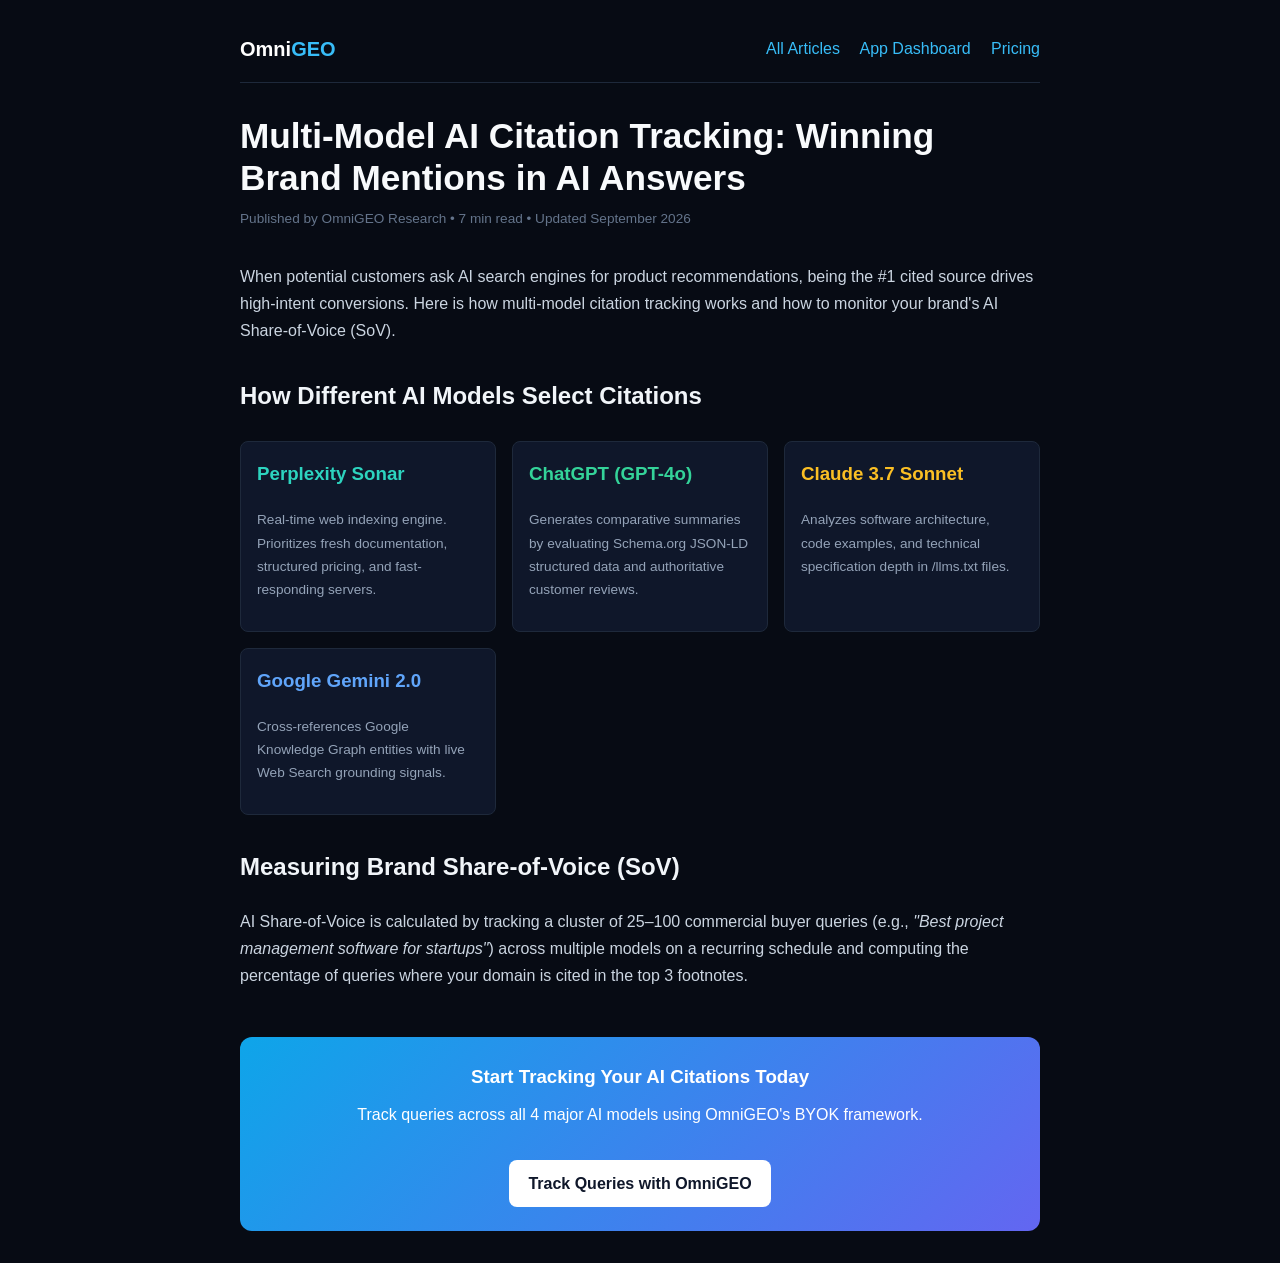
<file: blog/multi-model-citation-tracking.html>
<!DOCTYPE html>
<html lang="en" class="dark">
<head>
  <meta charset="UTF-8" />
  <meta name="viewport" content="width=device-width, initial-scale=1.0" />
  <title>Multi-Model AI Citation Tracking: Winning Brand Mentions in AI Answers — OmniGEO</title>
  <meta name="description" content="Learn how to track brand citations, mention positions, and share of voice across ChatGPT, Perplexity, Claude, and Gemini in real-time." />
  <link rel="canonical" href="https://omnigeo.pages.dev/blog/multi-model-citation-tracking.html" />
  <meta name="keywords" content="AI citation tracking tool, chatgpt brand monitoring, perplexity SEO, share of voice AI search" />
  <meta name="robots" content="index, follow, max-image-preview:large" />

  <!-- Open Graph -->
  <meta property="og:title" content="Multi-Model AI Citation Tracking: Winning Brand Mentions in AI Answers" />
  <meta property="og:description" content="Discover how generative AI search models synthesize citations and how to track brand mentions." />
  <meta property="og:image" content="https://omnigeo.pages.dev/og-image.png" />
  <meta property="og:url" content="https://omnigeo.pages.dev/blog/multi-model-citation-tracking.html" />
  <meta property="og:type" content="article" />

  <style>
    body { font-family: -apple-system, BlinkMacSystemFont, 'Segoe UI', Roboto, sans-serif; background: #070b14; color: #cbd5e1; margin: 0; padding: 2rem; line-height: 1.7; }
    .container { max-width: 800px; margin: 0 auto; }
    a { color: #38bdf8; text-decoration: none; }
    a:hover { text-decoration: underline; }
    .nav { margin-bottom: 2rem; padding-bottom: 1rem; border-bottom: 1px solid #1e293b; display: flex; justify-content: space-between; align-items: center; }
    .brand { font-size: 1.25rem; font-weight: 800; color: #fff; }
    h1 { color: #f8fafc; font-size: 2.2rem; line-height: 1.2; margin-bottom: 0.5rem; }
    h2, h3 { color: #f1f5f9; margin-top: 2rem; }
    .meta { font-size: 0.85rem; color: #64748b; margin-bottom: 2rem; }
    .grid { display: grid; grid-template-columns: repeat(auto-fit, minmax(220px, 1fr)); gap: 1rem; margin: 1.5rem 0; }
    .card { background: #0f172a; border: 1px solid #1e293b; border-radius: 8px; padding: 1rem; }
    .cta { background: linear-gradient(135deg, #0ea5e9, #6366f1); color: #fff; padding: 1.5rem; border-radius: 12px; text-align: center; margin-top: 3rem; }
    .cta a { background: #fff; color: #0f172a; padding: 0.6rem 1.2rem; border-radius: 8px; font-weight: 700; display: inline-block; margin-top: 1rem; }
  </style>
</head>
<body>
  <div class="container">
    <div class="nav">
      <a href="/" class="brand">Omni<span style="color:#38bdf8;">GEO</span></a>
      <div>
        <a href="/blog/" style="margin-right: 1rem;">All Articles</a>
        <a href="/" style="margin-right: 1rem;">App Dashboard</a>
        <a href="/#pricing">Pricing</a>
      </div>
    </div>

    <article>
      <h1>Multi-Model AI Citation Tracking: Winning Brand Mentions in AI Answers</h1>
      <div class="meta">Published by OmniGEO Research • 7 min read • Updated September 2026</div>

      <p class="lead">
        When potential customers ask AI search engines for product recommendations, being the #1 cited source drives high-intent conversions. Here is how multi-model citation tracking works and how to monitor your brand's AI Share-of-Voice (SoV).
      </p>

      <h2>How Different AI Models Select Citations</h2>
      <div class="grid">
        <div class="card">
          <h3 style="margin-top: 0; color: #2dd4bf;">Perplexity Sonar</h3>
          <p style="font-size: 0.85rem; color: #94a3b8;">Real-time web indexing engine. Prioritizes fresh documentation, structured pricing, and fast-responding servers.</p>
        </div>
        <div class="card">
          <h3 style="margin-top: 0; color: #34d399;">ChatGPT (GPT-4o)</h3>
          <p style="font-size: 0.85rem; color: #94a3b8;">Generates comparative summaries by evaluating Schema.org JSON-LD structured data and authoritative customer reviews.</p>
        </div>
        <div class="card">
          <h3 style="margin-top: 0; color: #fbbf24;">Claude 3.7 Sonnet</h3>
          <p style="font-size: 0.85rem; color: #94a3b8;">Analyzes software architecture, code examples, and technical specification depth in /llms.txt files.</p>
        </div>
        <div class="card">
          <h3 style="margin-top: 0; color: #60a5fa;">Google Gemini 2.0</h3>
          <p style="font-size: 0.85rem; color: #94a3b8;">Cross-references Google Knowledge Graph entities with live Web Search grounding signals.</p>
        </div>
      </div>

      <h2>Measuring Brand Share-of-Voice (SoV)</h2>
      <p>
        AI Share-of-Voice is calculated by tracking a cluster of 25–100 commercial buyer queries (e.g., <em>"Best project management software for startups"</em>) across multiple models on a recurring schedule and computing the percentage of queries where your domain is cited in the top 3 footnotes.
      </p>

      <div class="cta">
        <h3 style="margin: 0; color: #fff;">Start Tracking Your AI Citations Today</h3>
        <p style="margin-top: 0.5rem;">Track queries across all 4 major AI models using OmniGEO's BYOK framework.</p>
        <a href="/">Track Queries with OmniGEO</a>
      </div>
    </article>
  </div>
</body>
</html>
</file>
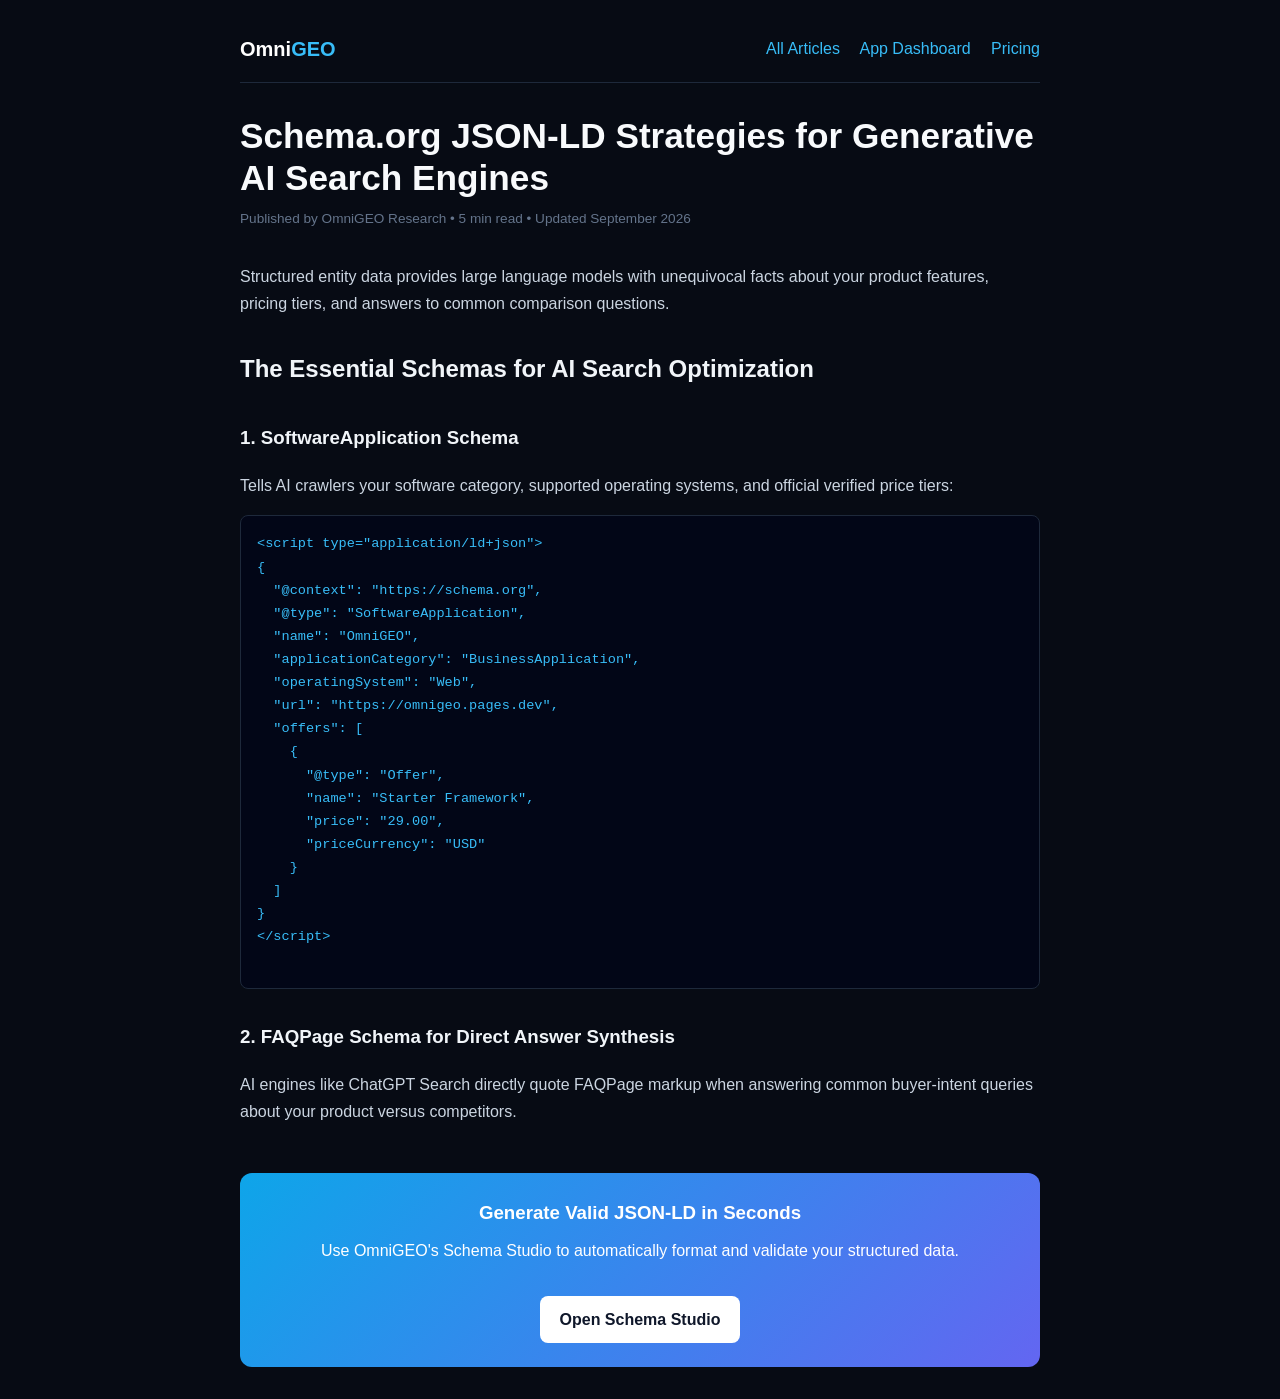
<file: blog/schema-org-for-ai-search.html>
<!DOCTYPE html>
<html lang="en" class="dark">
<head>
  <meta charset="UTF-8" />
  <meta name="viewport" content="width=device-width, initial-scale=1.0" />
  <title>Schema.org JSON-LD Strategies for Generative AI Search Engines — OmniGEO</title>
  <meta name="description" content="A guide to structuring SoftwareApplication, Organization, and FAQPage JSON-LD schemas so AI models accurately cite your features and pricing." />
  <link rel="canonical" href="https://omnigeo.pages.dev/blog/schema-org-for-ai-search.html" />
  <meta name="keywords" content="schema markup for AI, JSON-LD generator, SoftwareApplication schema, FAQPage schema" />
  <meta name="robots" content="index, follow, max-image-preview:large" />

  <!-- Open Graph -->
  <meta property="og:title" content="Schema.org JSON-LD Strategies for Generative AI Search Engines" />
  <meta property="og:description" content="Structure your product features and FAQs with valid Schema.org markup for AI answer extraction." />
  <meta property="og:image" content="https://omnigeo.pages.dev/og-image.png" />
  <meta property="og:url" content="https://omnigeo.pages.dev/blog/schema-org-for-ai-search.html" />
  <meta property="og:type" content="article" />

  <style>
    body { font-family: -apple-system, BlinkMacSystemFont, 'Segoe UI', Roboto, sans-serif; background: #070b14; color: #cbd5e1; margin: 0; padding: 2rem; line-height: 1.7; }
    .container { max-width: 800px; margin: 0 auto; }
    a { color: #38bdf8; text-decoration: none; }
    a:hover { text-decoration: underline; }
    .nav { margin-bottom: 2rem; padding-bottom: 1rem; border-bottom: 1px solid #1e293b; display: flex; justify-content: space-between; align-items: center; }
    .brand { font-size: 1.25rem; font-weight: 800; color: #fff; }
    h1 { color: #f8fafc; font-size: 2.2rem; line-height: 1.2; margin-bottom: 0.5rem; }
    h2, h3 { color: #f1f5f9; margin-top: 2rem; }
    .meta { font-size: 0.85rem; color: #64748b; margin-bottom: 2rem; }
    pre { background: #020617; border: 1px solid #1e293b; border-radius: 8px; padding: 1rem; overflow-x: auto; color: #38bdf8; font-family: monospace; font-size: 0.85rem; }
    .cta { background: linear-gradient(135deg, #0ea5e9, #6366f1); color: #fff; padding: 1.5rem; border-radius: 12px; text-align: center; margin-top: 3rem; }
    .cta a { background: #fff; color: #0f172a; padding: 0.6rem 1.2rem; border-radius: 8px; font-weight: 700; display: inline-block; margin-top: 1rem; }
  </style>
</head>
<body>
  <div class="container">
    <div class="nav">
      <a href="/" class="brand">Omni<span style="color:#38bdf8;">GEO</span></a>
      <div>
        <a href="/blog/" style="margin-right: 1rem;">All Articles</a>
        <a href="/" style="margin-right: 1rem;">App Dashboard</a>
        <a href="/#pricing">Pricing</a>
      </div>
    </div>

    <article>
      <h1>Schema.org JSON-LD Strategies for Generative AI Search Engines</h1>
      <div class="meta">Published by OmniGEO Research • 5 min read • Updated September 2026</div>

      <p class="lead">
        Structured entity data provides large language models with unequivocal facts about your product features, pricing tiers, and answers to common comparison questions.
      </p>

      <h2>The Essential Schemas for AI Search Optimization</h2>
      <h3>1. SoftwareApplication Schema</h3>
      <p>
        Tells AI crawlers your software category, supported operating systems, and official verified price tiers:
      </p>
      <pre>
&lt;script type="application/ld+json"&gt;
{
  "@context": "https://schema.org",
  "@type": "SoftwareApplication",
  "name": "OmniGEO",
  "applicationCategory": "BusinessApplication",
  "operatingSystem": "Web",
  "url": "https://omnigeo.pages.dev",
  "offers": [
    {
      "@type": "Offer",
      "name": "Starter Framework",
      "price": "29.00",
      "priceCurrency": "USD"
    }
  ]
}
&lt;/script&gt;
      </pre>

      <h3>2. FAQPage Schema for Direct Answer Synthesis</h3>
      <p>
        AI engines like ChatGPT Search directly quote FAQPage markup when answering common buyer-intent queries about your product versus competitors.
      </p>

      <div class="cta">
        <h3 style="margin: 0; color: #fff;">Generate Valid JSON-LD in Seconds</h3>
        <p style="margin-top: 0.5rem;">Use OmniGEO's Schema Studio to automatically format and validate your structured data.</p>
        <a href="/">Open Schema Studio</a>
      </div>
    </article>
  </div>
</body>
</html>
</file>
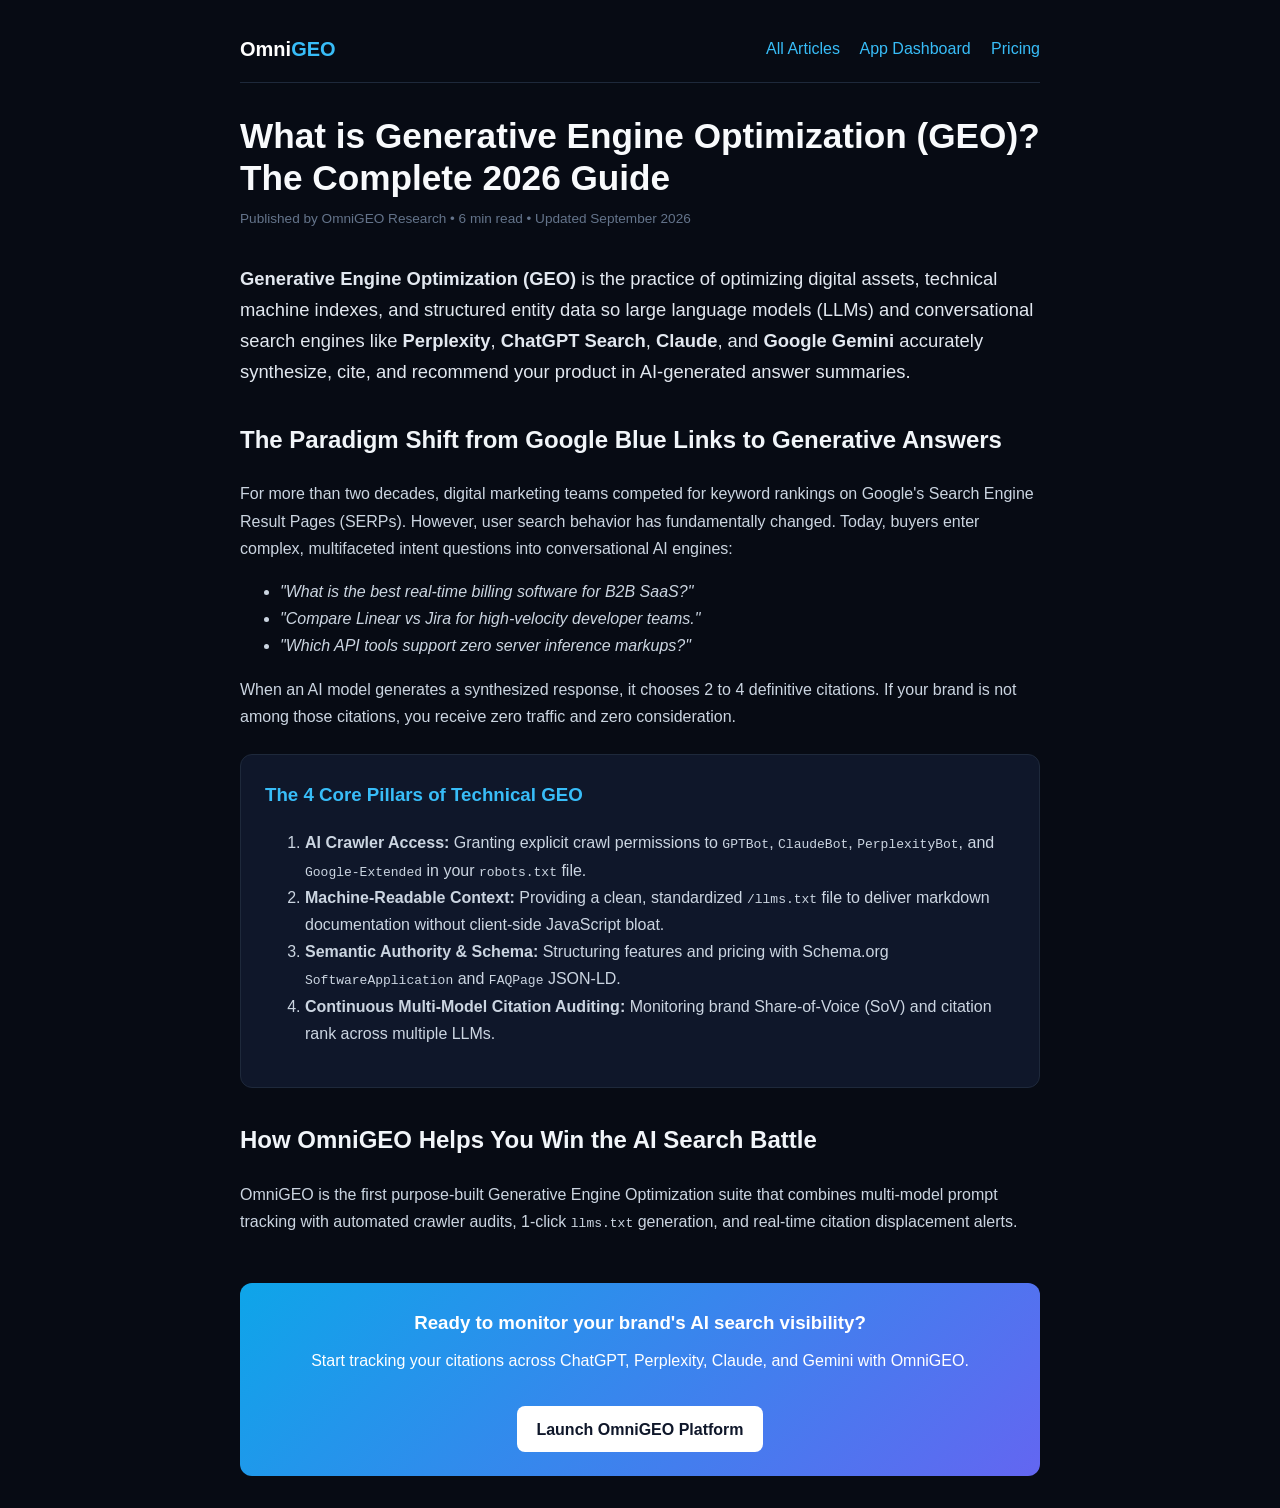
<file: blog/what-is-generative-engine-optimization.html>
<!DOCTYPE html>
<html lang="en" class="dark">
<head>
  <meta charset="UTF-8" />
  <meta name="viewport" content="width=device-width, initial-scale=1.0" />
  <title>What is Generative Engine Optimization (GEO)? The Complete 2026 Guide — OmniGEO</title>
  <meta name="description" content="A comprehensive guide to Generative Engine Optimization (GEO). Learn how AI answer engines (ChatGPT, Perplexity, Claude, Gemini) choose sources and how to optimize your brand for AI search." />
  <link rel="canonical" href="https://omnigeo.pages.dev/blog/what-is-generative-engine-optimization.html" />
  <meta name="keywords" content="generative engine optimization, what is GEO, AEO, AI search optimization, perplexity SEO, chatgpt citations" />
  <meta name="robots" content="index, follow, max-image-preview:large, max-snippet:-1" />

  <!-- Open Graph -->
  <meta property="og:title" content="What is Generative Engine Optimization (GEO)? The Complete 2026 Guide" />
  <meta property="og:description" content="Learn how to optimize your SaaS or business for ChatGPT, Perplexity, Claude, and Gemini with authoritative GEO strategies." />
  <meta property="og:image" content="https://omnigeo.pages.dev/og-image.png" />
  <meta property="og:url" content="https://omnigeo.pages.dev/blog/what-is-generative-engine-optimization.html" />
  <meta property="og:type" content="article" />

  <!-- Schema.org JSON-LD: Article & FAQPage -->
  <script type="application/ld+json">
  {
    "@context": "https://schema.org",
    "@type": "Article",
    "headline": "What is Generative Engine Optimization (GEO)? The Complete 2026 Guide",
    "description": "Learn the definition, architecture, and actionable strategies behind Generative Engine Optimization (GEO).",
    "image": "https://omnigeo.pages.dev/og-image.png",
    "author": {
      "@type": "Organization",
      "name": "OmniGEO",
      "url": "https://omnigeo.pages.dev"
    },
    "publisher": {
      "@type": "Organization",
      "name": "OmniGEO",
      "logo": {
        "@type": "ImageObject",
        "url": "https://omnigeo.pages.dev/og-image.png"
      }
    },
    "datePublished": "2026-08-27",
    "dateModified": "2026-09-01",
    "mainEntityOfPage": "https://omnigeo.pages.dev/blog/what-is-generative-engine-optimization.html"
  }
  </script>

  <style>
    body { font-family: -apple-system, BlinkMacSystemFont, 'Segoe UI', Roboto, sans-serif; background: #070b14; color: #cbd5e1; margin: 0; padding: 2rem; line-height: 1.7; }
    .container { max-width: 800px; margin: 0 auto; }
    a { color: #38bdf8; text-decoration: none; }
    a:hover { text-decoration: underline; }
    .nav { margin-bottom: 2rem; padding-bottom: 1rem; border-bottom: 1px solid #1e293b; display: flex; justify-content: space-between; align-items: center; }
    .brand { font-size: 1.25rem; font-weight: 800; color: #fff; }
    h1 { color: #f8fafc; font-size: 2.2rem; line-height: 1.2; margin-bottom: 0.5rem; }
    h2, h3 { color: #f1f5f9; margin-top: 2rem; }
    .meta { font-size: 0.85rem; color: #64748b; margin-bottom: 2rem; }
    .box { background: #0f172a; border: 1px solid #1e293b; border-radius: 12px; padding: 1.5rem; margin: 1.5rem 0; }
    .cta { background: linear-gradient(135deg, #0ea5e9, #6366f1); color: #fff; padding: 1.5rem; border-radius: 12px; text-align: center; margin-top: 3rem; }
    .cta a { background: #fff; color: #0f172a; padding: 0.6rem 1.2rem; border-radius: 8px; font-weight: 700; display: inline-block; margin-top: 1rem; }
  </style>
</head>
<body>
  <div class="container">
    <div class="nav">
      <a href="/" class="brand">Omni<span style="color:#38bdf8;">GEO</span></a>
      <div>
        <a href="/blog/" style="margin-right: 1rem;">All Articles</a>
        <a href="/" style="margin-right: 1rem;">App Dashboard</a>
        <a href="/#pricing">Pricing</a>
      </div>
    </div>

    <article>
      <h1>What is Generative Engine Optimization (GEO)? The Complete 2026 Guide</h1>
      <div class="meta">Published by OmniGEO Research • 6 min read • Updated September 2026</div>

      <p class="lead" style="font-size: 1.15rem; color: #e2e8f0;">
        <strong>Generative Engine Optimization (GEO)</strong> is the practice of optimizing digital assets, technical machine indexes, and structured entity data so large language models (LLMs) and conversational search engines like <strong>Perplexity</strong>, <strong>ChatGPT Search</strong>, <strong>Claude</strong>, and <strong>Google Gemini</strong> accurately synthesize, cite, and recommend your product in AI-generated answer summaries.
      </p>

      <h2>The Paradigm Shift from Google Blue Links to Generative Answers</h2>
      <p>
        For more than two decades, digital marketing teams competed for keyword rankings on Google's Search Engine Result Pages (SERPs). However, user search behavior has fundamentally changed. Today, buyers enter complex, multifaceted intent questions into conversational AI engines:
      </p>
      <ul>
        <li><em>"What is the best real-time billing software for B2B SaaS?"</em></li>
        <li><em>"Compare Linear vs Jira for high-velocity developer teams."</em></li>
        <li><em>"Which API tools support zero server inference markups?"</em></li>
      </ul>
      <p>
        When an AI model generates a synthesized response, it chooses 2 to 4 definitive citations. If your brand is not among those citations, you receive zero traffic and zero consideration.
      </p>

      <div class="box">
        <h3 style="margin-top: 0; color: #38bdf8;">The 4 Core Pillars of Technical GEO</h3>
        <ol>
          <li><strong>AI Crawler Access:</strong> Granting explicit crawl permissions to <code>GPTBot</code>, <code>ClaudeBot</code>, <code>PerplexityBot</code>, and <code>Google-Extended</code> in your <code>robots.txt</code> file.</li>
          <li><strong>Machine-Readable Context:</strong> Providing a clean, standardized <code>/llms.txt</code> file to deliver markdown documentation without client-side JavaScript bloat.</li>
          <li><strong>Semantic Authority & Schema:</strong> Structuring features and pricing with Schema.org <code>SoftwareApplication</code> and <code>FAQPage</code> JSON-LD.</li>
          <li><strong>Continuous Multi-Model Citation Auditing:</strong> Monitoring brand Share-of-Voice (SoV) and citation rank across multiple LLMs.</li>
        </ol>
      </div>

      <h2>How OmniGEO Helps You Win the AI Search Battle</h2>
      <p>
        OmniGEO is the first purpose-built Generative Engine Optimization suite that combines multi-model prompt tracking with automated crawler audits, 1-click <code>llms.txt</code> generation, and real-time citation displacement alerts.
      </p>

      <div class="cta">
        <h3 style="margin: 0; color: #fff;">Ready to monitor your brand's AI search visibility?</h3>
        <p style="margin-top: 0.5rem;">Start tracking your citations across ChatGPT, Perplexity, Claude, and Gemini with OmniGEO.</p>
        <a href="/">Launch OmniGEO Platform</a>
      </div>
    </article>
  </div>
</body>
</html>
</file>
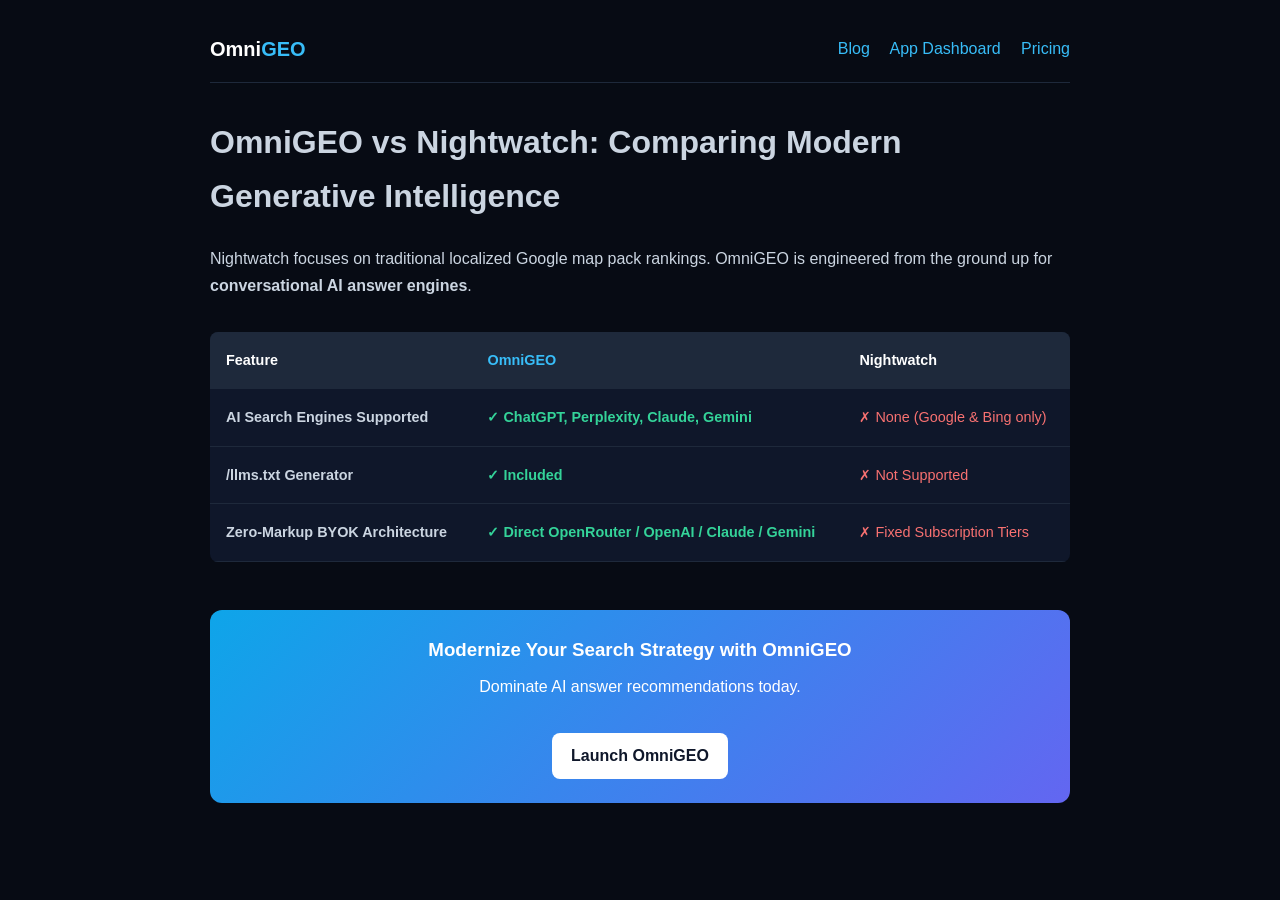
<file: vs/nightwatch.html>
<!DOCTYPE html>
<html lang="en" class="dark">
<head>
  <meta charset="UTF-8" />
  <meta name="viewport" content="width=device-width, initial-scale=1.0" />
  <title>OmniGEO vs Nightwatch — AI Search Citation Radar vs Local Rank Tracking</title>
  <meta name="description" content="Compare OmniGEO vs Nightwatch. Learn why B2B software companies choose OmniGEO for multi-model Generative Engine Optimization over traditional local rank trackers." />
  <link rel="canonical" href="https://omnigeo.pages.dev/vs/nightwatch.html" />
  <meta name="keywords" content="OmniGEO vs Nightwatch, AI search rank tracker, perplexity monitoring tool, LLM citation monitor" />
  <meta name="robots" content="index, follow, max-image-preview:large" />

  <!-- Open Graph -->
  <meta property="og:title" content="OmniGEO vs Nightwatch — AI Search Citation Radar" />
  <meta property="og:description" content="Why modern software teams choose OmniGEO for Generative Engine Optimization." />
  <meta property="og:image" content="https://omnigeo.pages.dev/og-image.png" />
  <meta property="og:url" content="https://omnigeo.pages.dev/vs/nightwatch.html" />
  <meta property="og:type" content="article" />

  <style>
    body { font-family: -apple-system, BlinkMacSystemFont, 'Segoe UI', Roboto, sans-serif; background: #070b14; color: #cbd5e1; margin: 0; padding: 2rem; line-height: 1.7; }
    .container { max-width: 860px; margin: 0 auto; }
    a { color: #38bdf8; text-decoration: none; }
    a:hover { text-decoration: underline; }
    .nav { margin-bottom: 2rem; padding-bottom: 1rem; border-bottom: 1px solid #1e293b; display: flex; justify-content: space-between; align-items: center; }
    .brand { font-size: 1.25rem; font-weight: 800; color: #fff; }
    table { width: 100%; border-collapse: collapse; margin: 2rem 0; background: #0f172a; border-radius: 8px; overflow: hidden; }
    th, td { padding: 1rem; text-align: left; border-bottom: 1px solid #1e293b; font-size: 0.9rem; }
    th { background: #1e293b; color: #fff; }
    .check { color: #34d399; font-weight: bold; }
    .cross { color: #f87171; }
    .cta { background: linear-gradient(135deg, #0ea5e9, #6366f1); color: #fff; padding: 1.5rem; border-radius: 12px; text-align: center; margin-top: 3rem; }
    .cta a { background: #fff; color: #0f172a; padding: 0.6rem 1.2rem; border-radius: 8px; font-weight: 700; display: inline-block; margin-top: 1rem; }
  </style>
</head>
<body>
  <div class="container">
    <div class="nav">
      <a href="/" class="brand">Omni<span style="color:#38bdf8;">GEO</span></a>
      <div>
        <a href="/blog/" style="margin-right: 1rem;">Blog</a>
        <a href="/" style="margin-right: 1rem;">App Dashboard</a>
        <a href="/#pricing">Pricing</a>
      </div>
    </div>

    <h1>OmniGEO vs Nightwatch: Comparing Modern Generative Intelligence</h1>
    <p class="lead">
      Nightwatch focuses on traditional localized Google map pack rankings. OmniGEO is engineered from the ground up for <strong>conversational AI answer engines</strong>.
    </p>

    <table>
      <thead>
        <tr>
          <th>Feature</th>
          <th style="color: #38bdf8;">OmniGEO</th>
          <th>Nightwatch</th>
        </tr>
      </thead>
      <tbody>
        <tr>
          <td><strong>AI Search Engines Supported</strong></td>
          <td class="check">✓ ChatGPT, Perplexity, Claude, Gemini</td>
          <td class="cross">✗ None (Google & Bing only)</td>
        </tr>
        <tr>
          <td><strong>/llms.txt Generator</strong></td>
          <td class="check">✓ Included</td>
          <td class="cross">✗ Not Supported</td>
        </tr>
        <tr>
          <td><strong>Zero-Markup BYOK Architecture</strong></td>
          <td class="check">✓ Direct OpenRouter / OpenAI / Claude / Gemini</td>
          <td class="cross">✗ Fixed Subscription Tiers</td>
        </tr>
      </tbody>
    </table>

    <div class="cta">
      <h3 style="margin: 0; color: #fff;">Modernize Your Search Strategy with OmniGEO</h3>
      <p style="margin-top: 0.5rem;">Dominate AI answer recommendations today.</p>
      <a href="/">Launch OmniGEO</a>
    </div>
  </div>
</body>
</html>
</file>
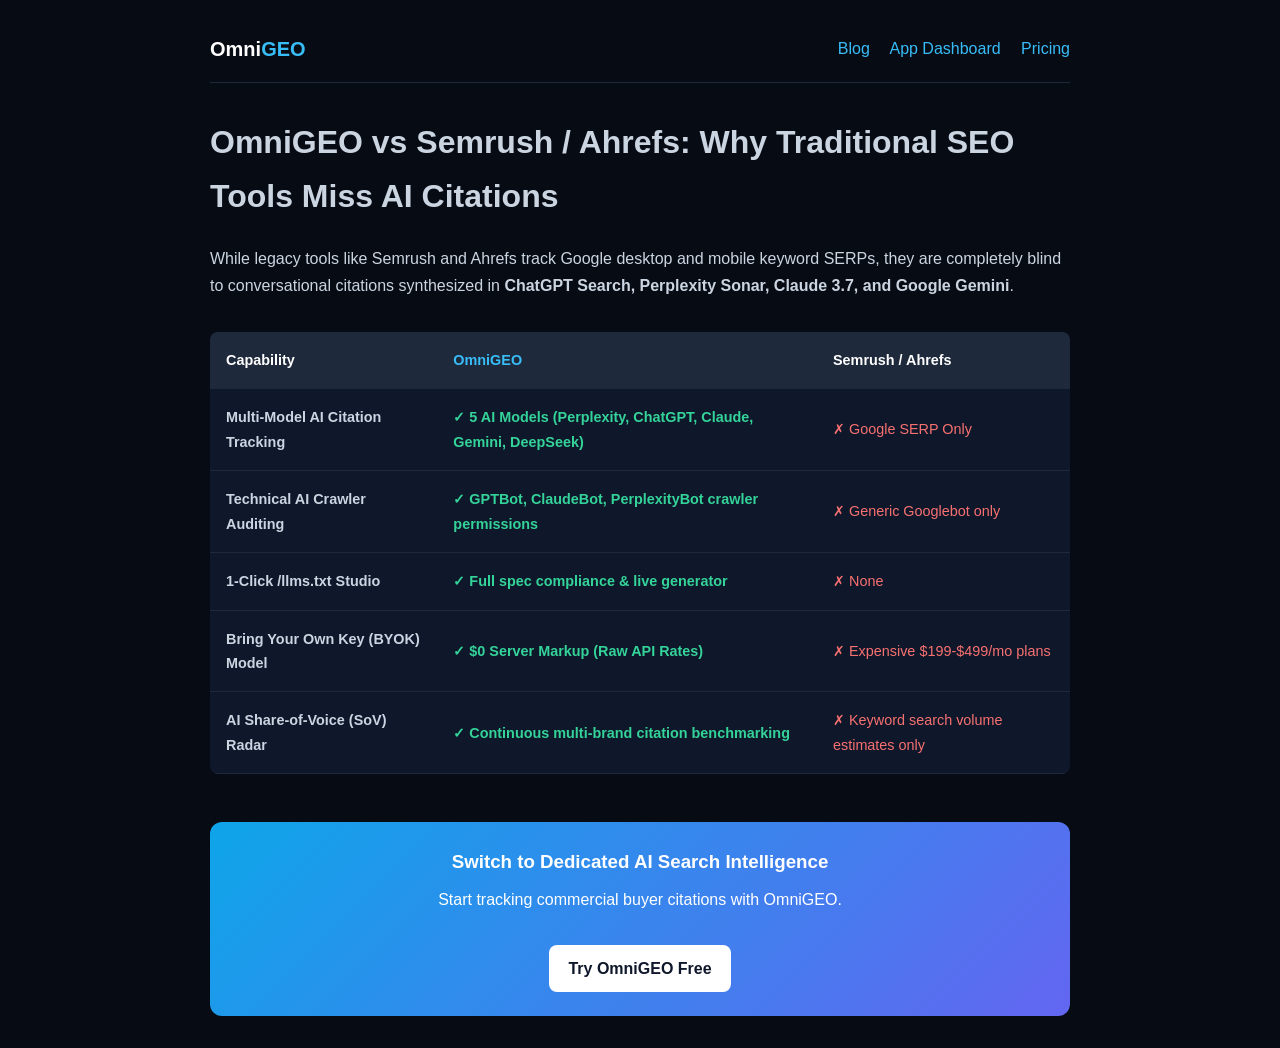
<file: vs/semrush.html>
<!DOCTYPE html>
<html lang="en" class="dark">
<head>
  <meta charset="UTF-8" />
  <meta name="viewport" content="width=device-width, initial-scale=1.0" />
  <title>OmniGEO vs Semrush & Ahrefs — Dedicated AI Search vs Traditional SEO — OmniGEO</title>
  <meta name="description" content="Compare OmniGEO vs Semrush and Ahrefs. Understand why traditional keyword SERP trackers miss conversational AI answers and how OmniGEO tracks citations across ChatGPT, Perplexity, Claude, and Gemini." />
  <link rel="canonical" href="https://omnigeo.pages.dev/vs/semrush.html" />
  <meta name="keywords" content="OmniGEO vs Semrush, OmniGEO vs Ahrefs, AI search tracking vs SEO, Generative engine optimization vs SEO" />
  <meta name="robots" content="index, follow, max-image-preview:large" />

  <!-- Open Graph -->
  <meta property="og:title" content="OmniGEO vs Semrush & Ahrefs — Dedicated AI Search Optimization" />
  <meta property="og:description" content="Why traditional SEO tools fail to track generative AI citations and how OmniGEO gives you full AI visibility." />
  <meta property="og:image" content="https://omnigeo.pages.dev/og-image.png" />
  <meta property="og:url" content="https://omnigeo.pages.dev/vs/semrush.html" />
  <meta property="og:type" content="article" />

  <style>
    body { font-family: -apple-system, BlinkMacSystemFont, 'Segoe UI', Roboto, sans-serif; background: #070b14; color: #cbd5e1; margin: 0; padding: 2rem; line-height: 1.7; }
    .container { max-width: 860px; margin: 0 auto; }
    a { color: #38bdf8; text-decoration: none; }
    a:hover { text-decoration: underline; }
    .nav { margin-bottom: 2rem; padding-bottom: 1rem; border-bottom: 1px solid #1e293b; display: flex; justify-content: space-between; align-items: center; }
    .brand { font-size: 1.25rem; font-weight: 800; color: #fff; }
    table { width: 100%; border-collapse: collapse; margin: 2rem 0; background: #0f172a; border-radius: 8px; overflow: hidden; }
    th, td { padding: 1rem; text-align: left; border-bottom: 1px solid #1e293b; font-size: 0.9rem; }
    th { background: #1e293b; color: #fff; }
    .check { color: #34d399; font-weight: bold; }
    .cross { color: #f87171; }
    .cta { background: linear-gradient(135deg, #0ea5e9, #6366f1); color: #fff; padding: 1.5rem; border-radius: 12px; text-align: center; margin-top: 3rem; }
    .cta a { background: #fff; color: #0f172a; padding: 0.6rem 1.2rem; border-radius: 8px; font-weight: 700; display: inline-block; margin-top: 1rem; }
  </style>
</head>
<body>
  <div class="container">
    <div class="nav">
      <a href="/" class="brand">Omni<span style="color:#38bdf8;">GEO</span></a>
      <div>
        <a href="/blog/" style="margin-right: 1rem;">Blog</a>
        <a href="/" style="margin-right: 1rem;">App Dashboard</a>
        <a href="/#pricing">Pricing</a>
      </div>
    </div>

    <h1>OmniGEO vs Semrush / Ahrefs: Why Traditional SEO Tools Miss AI Citations</h1>
    <p class="lead">
      While legacy tools like Semrush and Ahrefs track Google desktop and mobile keyword SERPs, they are completely blind to conversational citations synthesized in <strong>ChatGPT Search, Perplexity Sonar, Claude 3.7, and Google Gemini</strong>.
    </p>

    <table>
      <thead>
        <tr>
          <th>Capability</th>
          <th style="color: #38bdf8;">OmniGEO</th>
          <th>Semrush / Ahrefs</th>
        </tr>
      </thead>
      <tbody>
        <tr>
          <td><strong>Multi-Model AI Citation Tracking</strong></td>
          <td class="check">✓ 5 AI Models (Perplexity, ChatGPT, Claude, Gemini, DeepSeek)</td>
          <td class="cross">✗ Google SERP Only</td>
        </tr>
        <tr>
          <td><strong>Technical AI Crawler Auditing</strong></td>
          <td class="check">✓ GPTBot, ClaudeBot, PerplexityBot crawler permissions</td>
          <td class="cross">✗ Generic Googlebot only</td>
        </tr>
        <tr>
          <td><strong>1-Click /llms.txt Studio</strong></td>
          <td class="check">✓ Full spec compliance & live generator</td>
          <td class="cross">✗ None</td>
        </tr>
        <tr>
          <td><strong>Bring Your Own Key (BYOK) Model</strong></td>
          <td class="check">✓ $0 Server Markup (Raw API Rates)</td>
          <td class="cross">✗ Expensive $199-$499/mo plans</td>
        </tr>
        <tr>
          <td><strong>AI Share-of-Voice (SoV) Radar</strong></td>
          <td class="check">✓ Continuous multi-brand citation benchmarking</td>
          <td class="cross">✗ Keyword search volume estimates only</td>
        </tr>
      </tbody>
    </table>

    <div class="cta">
      <h3 style="margin: 0; color: #fff;">Switch to Dedicated AI Search Intelligence</h3>
      <p style="margin-top: 0.5rem;">Start tracking commercial buyer citations with OmniGEO.</p>
      <a href="/">Try OmniGEO Free</a>
    </div>
  </div>
</body>
</html>
</file>
<file: assets/index-DXLpFDlE.css>
*,:before,:after{--tw-border-spacing-x: 0;--tw-border-spacing-y: 0;--tw-translate-x: 0;--tw-translate-y: 0;--tw-rotate: 0;--tw-skew-x: 0;--tw-skew-y: 0;--tw-scale-x: 1;--tw-scale-y: 1;--tw-pan-x: ;--tw-pan-y: ;--tw-pinch-zoom: ;--tw-scroll-snap-strictness: proximity;--tw-gradient-from-position: ;--tw-gradient-via-position: ;--tw-gradient-to-position: ;--tw-ordinal: ;--tw-slashed-zero: ;--tw-numeric-figure: ;--tw-numeric-spacing: ;--tw-numeric-fraction: ;--tw-ring-inset: ;--tw-ring-offset-width: 0px;--tw-ring-offset-color: #fff;--tw-ring-color: rgb(59 130 246 / .5);--tw-ring-offset-shadow: 0 0 #0000;--tw-ring-shadow: 0 0 #0000;--tw-shadow: 0 0 #0000;--tw-shadow-colored: 0 0 #0000;--tw-blur: ;--tw-brightness: ;--tw-contrast: ;--tw-grayscale: ;--tw-hue-rotate: ;--tw-invert: ;--tw-saturate: ;--tw-sepia: ;--tw-drop-shadow: ;--tw-backdrop-blur: ;--tw-backdrop-brightness: ;--tw-backdrop-contrast: ;--tw-backdrop-grayscale: ;--tw-backdrop-hue-rotate: ;--tw-backdrop-invert: ;--tw-backdrop-opacity: ;--tw-backdrop-saturate: ;--tw-backdrop-sepia: ;--tw-contain-size: ;--tw-contain-layout: ;--tw-contain-paint: ;--tw-contain-style: }::backdrop{--tw-border-spacing-x: 0;--tw-border-spacing-y: 0;--tw-translate-x: 0;--tw-translate-y: 0;--tw-rotate: 0;--tw-skew-x: 0;--tw-skew-y: 0;--tw-scale-x: 1;--tw-scale-y: 1;--tw-pan-x: ;--tw-pan-y: ;--tw-pinch-zoom: ;--tw-scroll-snap-strictness: proximity;--tw-gradient-from-position: ;--tw-gradient-via-position: ;--tw-gradient-to-position: ;--tw-ordinal: ;--tw-slashed-zero: ;--tw-numeric-figure: ;--tw-numeric-spacing: ;--tw-numeric-fraction: ;--tw-ring-inset: ;--tw-ring-offset-width: 0px;--tw-ring-offset-color: #fff;--tw-ring-color: rgb(59 130 246 / .5);--tw-ring-offset-shadow: 0 0 #0000;--tw-ring-shadow: 0 0 #0000;--tw-shadow: 0 0 #0000;--tw-shadow-colored: 0 0 #0000;--tw-blur: ;--tw-brightness: ;--tw-contrast: ;--tw-grayscale: ;--tw-hue-rotate: ;--tw-invert: ;--tw-saturate: ;--tw-sepia: ;--tw-drop-shadow: ;--tw-backdrop-blur: ;--tw-backdrop-brightness: ;--tw-backdrop-contrast: ;--tw-backdrop-grayscale: ;--tw-backdrop-hue-rotate: ;--tw-backdrop-invert: ;--tw-backdrop-opacity: ;--tw-backdrop-saturate: ;--tw-backdrop-sepia: ;--tw-contain-size: ;--tw-contain-layout: ;--tw-contain-paint: ;--tw-contain-style: }*,:before,:after{box-sizing:border-box;border-width:0;border-style:solid;border-color:#e5e7eb}:before,:after{--tw-content: ""}html,:host{line-height:1.5;-webkit-text-size-adjust:100%;-moz-tab-size:4;-o-tab-size:4;tab-size:4;font-family:Inter,system-ui,-apple-system,BlinkMacSystemFont,Segoe UI,Roboto,sans-serif;font-feature-settings:normal;font-variation-settings:normal;-webkit-tap-highlight-color:transparent}body{margin:0;line-height:inherit}hr{height:0;color:inherit;border-top-width:1px}abbr:where([title]){-webkit-text-decoration:underline dotted;text-decoration:underline dotted}h1,h2,h3,h4,h5,h6{font-size:inherit;font-weight:inherit}a{color:inherit;text-decoration:inherit}b,strong{font-weight:bolder}code,kbd,samp,pre{font-family:JetBrains Mono,Fira Code,monospace;font-feature-settings:normal;font-variation-settings:normal;font-size:1em}small{font-size:80%}sub,sup{font-size:75%;line-height:0;position:relative;vertical-align:baseline}sub{bottom:-.25em}sup{top:-.5em}table{text-indent:0;border-color:inherit;border-collapse:collapse}button,input,optgroup,select,textarea{font-family:inherit;font-feature-settings:inherit;font-variation-settings:inherit;font-size:100%;font-weight:inherit;line-height:inherit;letter-spacing:inherit;color:inherit;margin:0;padding:0}button,select{text-transform:none}button,input:where([type=button]),input:where([type=reset]),input:where([type=submit]){-webkit-appearance:button;background-color:transparent;background-image:none}:-moz-focusring{outline:auto}:-moz-ui-invalid{box-shadow:none}progress{vertical-align:baseline}::-webkit-inner-spin-button,::-webkit-outer-spin-button{height:auto}[type=search]{-webkit-appearance:textfield;outline-offset:-2px}::-webkit-search-decoration{-webkit-appearance:none}::-webkit-file-upload-button{-webkit-appearance:button;font:inherit}summary{display:list-item}blockquote,dl,dd,h1,h2,h3,h4,h5,h6,hr,figure,p,pre{margin:0}fieldset{margin:0;padding:0}legend{padding:0}ol,ul,menu{list-style:none;margin:0;padding:0}dialog{padding:0}textarea{resize:vertical}input::-moz-placeholder,textarea::-moz-placeholder{opacity:1;color:#9ca3af}input::placeholder,textarea::placeholder{opacity:1;color:#9ca3af}button,[role=button]{cursor:pointer}:disabled{cursor:default}img,svg,video,canvas,audio,iframe,embed,object{display:block;vertical-align:middle}img,video{max-width:100%;height:auto}[hidden]:where(:not([hidden=until-found])){display:none}:root{--color-bg: #090D16;--color-surface: #0F172A;--color-border: #1E293B}html{scroll-behavior:smooth;-webkit-font-smoothing:antialiased;-moz-osx-font-smoothing:grayscale;text-rendering:optimizeLegibility}body{background-color:#090d16;color:#f1f5f9;font-feature-settings:"cv02","cv03","cv04","cv11";overflow-x:hidden}::-webkit-scrollbar{width:6px;height:6px}::-webkit-scrollbar-track{background:#090d16}::-webkit-scrollbar-thumb{background:#1e293b;border-radius:9999px}::-webkit-scrollbar-thumb:hover{background:#334155}button,a,input,select,textarea{-webkit-tap-highlight-color:transparent}.pointer-events-none{pointer-events:none}.invisible{visibility:hidden}.static{position:static}.fixed{position:fixed}.absolute{position:absolute}.relative{position:relative}.sticky{position:sticky}.inset-0{top:0;right:0;bottom:0;left:0}.-top-3\.5{top:-.875rem}.bottom-0{bottom:0}.left-0{left:0}.left-1\/2{left:50%}.left-3{left:.75rem}.left-3\.5{left:.875rem}.right-0{right:0}.right-1{right:.25rem}.right-4{right:1rem}.right-5{right:1.25rem}.top-0{top:0}.top-1{top:.25rem}.top-2\.5{top:.625rem}.top-20{top:5rem}.top-3{top:.75rem}.top-4{top:1rem}.top-5{top:1.25rem}.z-10{z-index:10}.z-40{z-index:40}.z-50{z-index:50}.mx-auto{margin-left:auto;margin-right:auto}.my-2{margin-top:.5rem;margin-bottom:.5rem}.my-4{margin-top:1rem;margin-bottom:1rem}.my-5{margin-top:1.25rem;margin-bottom:1.25rem}.my-8{margin-top:2rem;margin-bottom:2rem}.my-auto{margin-top:auto;margin-bottom:auto}.-mr-8{margin-right:-2rem}.-mt-8{margin-top:-2rem}.mb-0\.5{margin-bottom:.125rem}.mb-1{margin-bottom:.25rem}.mb-1\.5{margin-bottom:.375rem}.mb-2{margin-bottom:.5rem}.mb-3{margin-bottom:.75rem}.mb-4{margin-bottom:1rem}.mb-5{margin-bottom:1.25rem}.ml-1{margin-left:.25rem}.ml-2{margin-left:.5rem}.mr-2{margin-right:.5rem}.mt-0\.5{margin-top:.125rem}.mt-1{margin-top:.25rem}.mt-1\.5{margin-top:.375rem}.mt-2{margin-top:.5rem}.mt-3{margin-top:.75rem}.mt-4{margin-top:1rem}.mt-5{margin-top:1.25rem}.mt-6{margin-top:1.5rem}.line-clamp-2{overflow:hidden;display:-webkit-box;-webkit-box-orient:vertical;-webkit-line-clamp:2}.block{display:block}.inline-block{display:inline-block}.flex{display:flex}.inline-flex{display:inline-flex}.table{display:table}.grid{display:grid}.contents{display:contents}.hidden{display:none}.h-1\.5{height:.375rem}.h-10{height:2.5rem}.h-12{height:3rem}.h-14{height:3.5rem}.h-16{height:4rem}.h-2{height:.5rem}.h-2\.5{height:.625rem}.h-3{height:.75rem}.h-3\.5{height:.875rem}.h-32{height:8rem}.h-4{height:1rem}.h-48{height:12rem}.h-5{height:1.25rem}.h-6{height:1.5rem}.h-7{height:1.75rem}.h-8{height:2rem}.h-9{height:2.25rem}.h-fit{height:-moz-fit-content;height:fit-content}.h-full{height:100%}.h-px{height:1px}.max-h-32{max-height:8rem}.max-h-56{max-height:14rem}.max-h-\[380px\]{max-height:380px}.max-h-\[480px\]{max-height:480px}.max-h-\[90dvh\]{max-height:90dvh}.max-h-\[90vh\]{max-height:90vh}.min-h-\[160px\]{min-height:160px}.min-h-\[32px\]{min-height:32px}.min-h-\[44px\]{min-height:44px}.min-h-\[60vh\]{min-height:60vh}.min-h-\[calc\(100vh-4rem\)\]{min-height:calc(100vh - 4rem)}.min-h-screen{min-height:100vh}.w-1\.5{width:.375rem}.w-10{width:2.5rem}.w-12{width:3rem}.w-14{width:3.5rem}.w-16{width:4rem}.w-2{width:.5rem}.w-2\.5{width:.625rem}.w-3{width:.75rem}.w-3\.5{width:.875rem}.w-32{width:8rem}.w-4{width:1rem}.w-48{width:12rem}.w-5{width:1.25rem}.w-56{width:14rem}.w-6{width:1.5rem}.w-64{width:16rem}.w-7{width:1.75rem}.w-72{width:18rem}.w-8{width:2rem}.w-9{width:2.25rem}.w-full{width:100%}.min-w-0{min-width:0px}.min-w-\[54px\]{min-width:54px}.max-w-2xl{max-width:42rem}.max-w-3xl{max-width:48rem}.max-w-4xl{max-width:56rem}.max-w-5xl{max-width:64rem}.max-w-\[110px\]{max-width:110px}.max-w-\[120px\]{max-width:120px}.max-w-\[1600px\]{max-width:1600px}.max-w-\[65px\]{max-width:65px}.max-w-\[85vw\]{max-width:85vw}.max-w-\[90px\]{max-width:90px}.max-w-\[calc\(100vw-1\.5rem\)\]{max-width:calc(100vw - 1.5rem)}.max-w-full{max-width:100%}.max-w-lg{max-width:32rem}.max-w-md{max-width:28rem}.max-w-sm{max-width:24rem}.max-w-xl{max-width:36rem}.max-w-xs{max-width:20rem}.flex-1{flex:1 1 0%}.shrink-0{flex-shrink:0}.-translate-x-1\/2{--tw-translate-x: -50%;transform:translate(var(--tw-translate-x),var(--tw-translate-y)) rotate(var(--tw-rotate)) skew(var(--tw-skew-x)) skewY(var(--tw-skew-y)) scaleX(var(--tw-scale-x)) scaleY(var(--tw-scale-y))}.translate-x-0{--tw-translate-x: 0px;transform:translate(var(--tw-translate-x),var(--tw-translate-y)) rotate(var(--tw-rotate)) skew(var(--tw-skew-x)) skewY(var(--tw-skew-y)) scaleX(var(--tw-scale-x)) scaleY(var(--tw-scale-y))}.translate-x-7{--tw-translate-x: 1.75rem;transform:translate(var(--tw-translate-x),var(--tw-translate-y)) rotate(var(--tw-rotate)) skew(var(--tw-skew-x)) skewY(var(--tw-skew-y)) scaleX(var(--tw-scale-x)) scaleY(var(--tw-scale-y))}.rotate-180{--tw-rotate: 180deg;transform:translate(var(--tw-translate-x),var(--tw-translate-y)) rotate(var(--tw-rotate)) skew(var(--tw-skew-x)) skewY(var(--tw-skew-y)) scaleX(var(--tw-scale-x)) scaleY(var(--tw-scale-y))}.transform-gpu{transform:translate3d(var(--tw-translate-x),var(--tw-translate-y),0) rotate(var(--tw-rotate)) skew(var(--tw-skew-x)) skewY(var(--tw-skew-y)) scaleX(var(--tw-scale-x)) scaleY(var(--tw-scale-y))}@keyframes pulse{50%{opacity:.5}}.animate-pulse{animation:pulse 2s cubic-bezier(.4,0,.6,1) infinite}@keyframes spin{to{transform:rotate(360deg)}}.animate-spin{animation:spin 1s linear infinite}.cursor-pointer{cursor:pointer}.list-inside{list-style-position:inside}.list-decimal{list-style-type:decimal}.list-disc{list-style-type:disc}.grid-cols-1{grid-template-columns:repeat(1,minmax(0,1fr))}.grid-cols-2{grid-template-columns:repeat(2,minmax(0,1fr))}.flex-col{flex-direction:column}.flex-col-reverse{flex-direction:column-reverse}.flex-wrap{flex-wrap:wrap}.items-start{align-items:flex-start}.items-center{align-items:center}.items-baseline{align-items:baseline}.items-stretch{align-items:stretch}.justify-end{justify-content:flex-end}.justify-center{justify-content:center}.justify-between{justify-content:space-between}.justify-around{justify-content:space-around}.gap-1{gap:.25rem}.gap-1\.5{gap:.375rem}.gap-2{gap:.5rem}.gap-2\.5{gap:.625rem}.gap-3{gap:.75rem}.gap-4{gap:1rem}.gap-6{gap:1.5rem}.space-y-0\.5>:not([hidden])~:not([hidden]){--tw-space-y-reverse: 0;margin-top:calc(.125rem * calc(1 - var(--tw-space-y-reverse)));margin-bottom:calc(.125rem * var(--tw-space-y-reverse))}.space-y-1>:not([hidden])~:not([hidden]){--tw-space-y-reverse: 0;margin-top:calc(.25rem * calc(1 - var(--tw-space-y-reverse)));margin-bottom:calc(.25rem * var(--tw-space-y-reverse))}.space-y-1\.5>:not([hidden])~:not([hidden]){--tw-space-y-reverse: 0;margin-top:calc(.375rem * calc(1 - var(--tw-space-y-reverse)));margin-bottom:calc(.375rem * var(--tw-space-y-reverse))}.space-y-2>:not([hidden])~:not([hidden]){--tw-space-y-reverse: 0;margin-top:calc(.5rem * calc(1 - var(--tw-space-y-reverse)));margin-bottom:calc(.5rem * var(--tw-space-y-reverse))}.space-y-2\.5>:not([hidden])~:not([hidden]){--tw-space-y-reverse: 0;margin-top:calc(.625rem * calc(1 - var(--tw-space-y-reverse)));margin-bottom:calc(.625rem * var(--tw-space-y-reverse))}.space-y-3>:not([hidden])~:not([hidden]){--tw-space-y-reverse: 0;margin-top:calc(.75rem * calc(1 - var(--tw-space-y-reverse)));margin-bottom:calc(.75rem * var(--tw-space-y-reverse))}.space-y-3\.5>:not([hidden])~:not([hidden]){--tw-space-y-reverse: 0;margin-top:calc(.875rem * calc(1 - var(--tw-space-y-reverse)));margin-bottom:calc(.875rem * var(--tw-space-y-reverse))}.space-y-4>:not([hidden])~:not([hidden]){--tw-space-y-reverse: 0;margin-top:calc(1rem * calc(1 - var(--tw-space-y-reverse)));margin-bottom:calc(1rem * var(--tw-space-y-reverse))}.space-y-5>:not([hidden])~:not([hidden]){--tw-space-y-reverse: 0;margin-top:calc(1.25rem * calc(1 - var(--tw-space-y-reverse)));margin-bottom:calc(1.25rem * var(--tw-space-y-reverse))}.space-y-6>:not([hidden])~:not([hidden]){--tw-space-y-reverse: 0;margin-top:calc(1.5rem * calc(1 - var(--tw-space-y-reverse)));margin-bottom:calc(1.5rem * var(--tw-space-y-reverse))}.divide-y>:not([hidden])~:not([hidden]){--tw-divide-y-reverse: 0;border-top-width:calc(1px * calc(1 - var(--tw-divide-y-reverse)));border-bottom-width:calc(1px * var(--tw-divide-y-reverse))}.divide-slate-800>:not([hidden])~:not([hidden]){--tw-divide-opacity: 1;border-color:rgb(30 41 59 / var(--tw-divide-opacity, 1))}.self-end{align-self:flex-end}.overflow-hidden{overflow:hidden}.overflow-x-auto{overflow-x:auto}.overflow-y-auto{overflow-y:auto}.truncate{overflow:hidden;text-overflow:ellipsis;white-space:nowrap}.whitespace-nowrap{white-space:nowrap}.whitespace-pre-wrap{white-space:pre-wrap}.rounded{border-radius:.25rem}.rounded-2xl{border-radius:1rem}.rounded-3xl{border-radius:1.5rem}.rounded-full{border-radius:9999px}.rounded-lg{border-radius:.5rem}.rounded-md{border-radius:.375rem}.rounded-xl{border-radius:.75rem}.rounded-bl{border-bottom-left-radius:.25rem}.border{border-width:1px}.border-2{border-width:2px}.border-4{border-width:4px}.border-b{border-bottom-width:1px}.border-r{border-right-width:1px}.border-t{border-top-width:1px}.border-dashed{border-style:dashed}.border-amber-500\/30{border-color:#f59e0b4d}.border-blue-500\/30{border-color:#3b82f64d}.border-brand-400{--tw-border-opacity: 1;border-color:rgb(34 211 238 / var(--tw-border-opacity, 1))}.border-brand-500{--tw-border-opacity: 1;border-color:rgb(6 182 212 / var(--tw-border-opacity, 1))}.border-brand-500\/20{border-color:#06b6d433}.border-brand-500\/30{border-color:#06b6d44d}.border-brand-500\/40{border-color:#06b6d466}.border-brand-500\/60{border-color:#06b6d499}.border-emerald-500{--tw-border-opacity: 1;border-color:rgb(16 185 129 / var(--tw-border-opacity, 1))}.border-emerald-500\/20{border-color:#10b98133}.border-emerald-500\/30{border-color:#10b9814d}.border-emerald-500\/40{border-color:#10b98166}.border-emerald-500\/50{border-color:#10b98180}.border-red-500\/30{border-color:#ef44444d}.border-rose-500\/20{border-color:#f43f5e33}.border-rose-500\/30{border-color:#f43f5e4d}.border-rose-500\/40{border-color:#f43f5e66}.border-rose-500\/50{border-color:#f43f5e80}.border-rose-500\/60{border-color:#f43f5e99}.border-slate-600{--tw-border-opacity: 1;border-color:rgb(71 85 105 / var(--tw-border-opacity, 1))}.border-slate-700{--tw-border-opacity: 1;border-color:rgb(51 65 85 / var(--tw-border-opacity, 1))}.border-slate-700\/70{border-color:#334155b3}.border-slate-700\/80{border-color:#334155cc}.border-slate-800{--tw-border-opacity: 1;border-color:rgb(30 41 59 / var(--tw-border-opacity, 1))}.border-slate-800\/80{border-color:#1e293bcc}.border-slate-800\/90{border-color:#1e293be6}.border-slate-900{--tw-border-opacity: 1;border-color:rgb(15 23 42 / var(--tw-border-opacity, 1))}.border-surface-border\/60{border-color:#33415599}.border-teal-500\/30{border-color:#14b8a64d}.border-white\/30{border-color:#ffffff4d}.border-t-transparent{border-top-color:transparent}.border-t-white{--tw-border-opacity: 1;border-top-color:rgb(255 255 255 / var(--tw-border-opacity, 1))}.bg-accent-indigo\/10{background-color:#6366f11a}.bg-amber-400{--tw-bg-opacity: 1;background-color:rgb(251 191 36 / var(--tw-bg-opacity, 1))}.bg-amber-500{--tw-bg-opacity: 1;background-color:rgb(245 158 11 / var(--tw-bg-opacity, 1))}.bg-amber-500\/10{background-color:#f59e0b1a}.bg-amber-500\/15{background-color:#f59e0b26}.bg-amber-500\/20{background-color:#f59e0b33}.bg-amber-500\/5{background-color:#f59e0b0d}.bg-background{--tw-bg-opacity: 1;background-color:rgb(9 13 22 / var(--tw-bg-opacity, 1))}.bg-blue-500\/20{background-color:#3b82f633}.bg-brand-400{--tw-bg-opacity: 1;background-color:rgb(34 211 238 / var(--tw-bg-opacity, 1))}.bg-brand-500{--tw-bg-opacity: 1;background-color:rgb(6 182 212 / var(--tw-bg-opacity, 1))}.bg-brand-500\/10{background-color:#06b6d41a}.bg-brand-500\/15{background-color:#06b6d426}.bg-brand-500\/20{background-color:#06b6d433}.bg-brand-500\/30{background-color:#06b6d44d}.bg-brand-500\/5{background-color:#06b6d40d}.bg-emerald-400{--tw-bg-opacity: 1;background-color:rgb(52 211 153 / var(--tw-bg-opacity, 1))}.bg-emerald-500{--tw-bg-opacity: 1;background-color:rgb(16 185 129 / var(--tw-bg-opacity, 1))}.bg-emerald-500\/10{background-color:#10b9811a}.bg-emerald-500\/15{background-color:#10b98126}.bg-emerald-500\/20{background-color:#10b98133}.bg-emerald-500\/5{background-color:#10b9810d}.bg-emerald-950\/90{background-color:#022c22e6}.bg-indigo-500\/15{background-color:#6366f126}.bg-red-500\/10{background-color:#ef44441a}.bg-rose-500\/10{background-color:#f43f5e1a}.bg-rose-500\/15{background-color:#f43f5e26}.bg-rose-500\/20{background-color:#f43f5e33}.bg-slate-500{--tw-bg-opacity: 1;background-color:rgb(100 116 139 / var(--tw-bg-opacity, 1))}.bg-slate-700{--tw-bg-opacity: 1;background-color:rgb(51 65 85 / var(--tw-bg-opacity, 1))}.bg-slate-800{--tw-bg-opacity: 1;background-color:rgb(30 41 59 / var(--tw-bg-opacity, 1))}.bg-slate-900{--tw-bg-opacity: 1;background-color:rgb(15 23 42 / var(--tw-bg-opacity, 1))}.bg-slate-900\/80{background-color:#0f172acc}.bg-slate-950{--tw-bg-opacity: 1;background-color:rgb(2 6 23 / var(--tw-bg-opacity, 1))}.bg-slate-950\/60{background-color:#02061799}.bg-slate-950\/80{background-color:#020617cc}.bg-slate-950\/85{background-color:#020617d9}.bg-surface{--tw-bg-opacity: 1;background-color:rgb(15 23 42 / var(--tw-bg-opacity, 1))}.bg-surface-elevated{--tw-bg-opacity: 1;background-color:rgb(30 41 59 / var(--tw-bg-opacity, 1))}.bg-surface-elevated\/40{background-color:#1e293b66}.bg-surface-elevated\/50{background-color:#1e293b80}.bg-surface-elevated\/60{background-color:#1e293b99}.bg-surface-elevated\/70{background-color:#1e293bb3}.bg-surface-elevated\/80{background-color:#1e293bcc}.bg-surface-elevated\/95{background-color:#1e293bf2}.bg-surface\/70{background-color:#0f172ab3}.bg-teal-400{--tw-bg-opacity: 1;background-color:rgb(45 212 191 / var(--tw-bg-opacity, 1))}.bg-teal-500\/15{background-color:#14b8a626}.bg-teal-500\/20{background-color:#14b8a633}.bg-violet-500\/10{background-color:#8b5cf61a}.bg-violet-500\/15{background-color:#8b5cf626}.bg-gradient-to-br{background-image:linear-gradient(to bottom right,var(--tw-gradient-stops))}.bg-gradient-to-r{background-image:linear-gradient(to right,var(--tw-gradient-stops))}.from-accent-indigo{--tw-gradient-from: #6366F1 var(--tw-gradient-from-position);--tw-gradient-to: rgb(99 102 241 / 0) var(--tw-gradient-to-position);--tw-gradient-stops: var(--tw-gradient-from), var(--tw-gradient-to)}.from-brand-500{--tw-gradient-from: #06B6D4 var(--tw-gradient-from-position);--tw-gradient-to: rgb(6 182 212 / 0) var(--tw-gradient-to-position);--tw-gradient-stops: var(--tw-gradient-from), var(--tw-gradient-to)}.from-brand-500\/20{--tw-gradient-from: rgb(6 182 212 / .2) var(--tw-gradient-from-position);--tw-gradient-to: rgb(6 182 212 / 0) var(--tw-gradient-to-position);--tw-gradient-stops: var(--tw-gradient-from), var(--tw-gradient-to)}.from-emerald-500{--tw-gradient-from: #10b981 var(--tw-gradient-from-position);--tw-gradient-to: rgb(16 185 129 / 0) var(--tw-gradient-to-position);--tw-gradient-stops: var(--tw-gradient-from), var(--tw-gradient-to)}.from-emerald-600\/30{--tw-gradient-from: rgb(5 150 105 / .3) var(--tw-gradient-from-position);--tw-gradient-to: rgb(5 150 105 / 0) var(--tw-gradient-to-position);--tw-gradient-stops: var(--tw-gradient-from), var(--tw-gradient-to)}.from-surface{--tw-gradient-from: #0F172A var(--tw-gradient-from-position);--tw-gradient-to: rgb(15 23 42 / 0) var(--tw-gradient-to-position);--tw-gradient-stops: var(--tw-gradient-from), var(--tw-gradient-to)}.from-surface-elevated{--tw-gradient-from: #1E293B var(--tw-gradient-from-position);--tw-gradient-to: rgb(30 41 59 / 0) var(--tw-gradient-to-position);--tw-gradient-stops: var(--tw-gradient-from), var(--tw-gradient-to)}.via-brand-600{--tw-gradient-to: rgb(8 145 178 / 0) var(--tw-gradient-to-position);--tw-gradient-stops: var(--tw-gradient-from), #0891B2 var(--tw-gradient-via-position), var(--tw-gradient-to)}.via-surface{--tw-gradient-to: rgb(15 23 42 / 0) var(--tw-gradient-to-position);--tw-gradient-stops: var(--tw-gradient-from), #0F172A var(--tw-gradient-via-position), var(--tw-gradient-to)}.to-accent-indigo{--tw-gradient-to: #6366F1 var(--tw-gradient-to-position)}.to-accent-indigo\/15{--tw-gradient-to: rgb(99 102 241 / .15) var(--tw-gradient-to-position)}.to-accent-indigo\/20{--tw-gradient-to: rgb(99 102 241 / .2) var(--tw-gradient-to-position)}.to-brand-400{--tw-gradient-to: #22D3EE var(--tw-gradient-to-position)}.to-brand-600\/30{--tw-gradient-to: rgb(8 145 178 / .3) var(--tw-gradient-to-position)}.to-emerald-400{--tw-gradient-to: #34d399 var(--tw-gradient-to-position)}.to-teal-400{--tw-gradient-to: #2dd4bf var(--tw-gradient-to-position)}.to-teal-500{--tw-gradient-to: #14b8a6 var(--tw-gradient-to-position)}.p-0\.5{padding:.125rem}.p-1{padding:.25rem}.p-1\.5{padding:.375rem}.p-12{padding:3rem}.p-2{padding:.5rem}.p-2\.5{padding:.625rem}.p-3{padding:.75rem}.p-3\.5{padding:.875rem}.p-4{padding:1rem}.p-5{padding:1.25rem}.p-6{padding:1.5rem}.p-8{padding:2rem}.px-1\.5{padding-left:.375rem;padding-right:.375rem}.px-2{padding-left:.5rem;padding-right:.5rem}.px-2\.5{padding-left:.625rem;padding-right:.625rem}.px-3{padding-left:.75rem;padding-right:.75rem}.px-3\.5{padding-left:.875rem;padding-right:.875rem}.px-4{padding-left:1rem;padding-right:1rem}.px-5{padding-left:1.25rem;padding-right:1.25rem}.px-6{padding-left:1.5rem;padding-right:1.5rem}.py-0\.5{padding-top:.125rem;padding-bottom:.125rem}.py-1{padding-top:.25rem;padding-bottom:.25rem}.py-1\.5{padding-top:.375rem;padding-bottom:.375rem}.py-10{padding-top:2.5rem;padding-bottom:2.5rem}.py-12{padding-top:3rem;padding-bottom:3rem}.py-2{padding-top:.5rem;padding-bottom:.5rem}.py-2\.5{padding-top:.625rem;padding-bottom:.625rem}.py-3{padding-top:.75rem;padding-bottom:.75rem}.py-6{padding-top:1.5rem;padding-bottom:1.5rem}.py-8{padding-top:2rem;padding-bottom:2rem}.pb-1{padding-bottom:.25rem}.pb-1\.5{padding-bottom:.375rem}.pb-12{padding-bottom:3rem}.pb-2{padding-bottom:.5rem}.pb-24{padding-bottom:6rem}.pb-3{padding-bottom:.75rem}.pb-4{padding-bottom:1rem}.pb-6{padding-bottom:1.5rem}.pl-10{padding-left:2.5rem}.pl-9{padding-left:2.25rem}.pr-3{padding-right:.75rem}.pr-4{padding-right:1rem}.pt-1{padding-top:.25rem}.pt-2{padding-top:.5rem}.pt-4{padding-top:1rem}.pt-6{padding-top:1.5rem}.text-left{text-align:left}.text-center{text-align:center}.text-right{text-align:right}.font-mono{font-family:JetBrains Mono,Fira Code,monospace}.font-sans{font-family:Inter,system-ui,-apple-system,BlinkMacSystemFont,Segoe UI,Roboto,sans-serif}.text-2xl{font-size:1.5rem;line-height:2rem}.text-3xl{font-size:1.875rem;line-height:2.25rem}.text-4xl{font-size:2.25rem;line-height:2.5rem}.text-\[10px\]{font-size:10px}.text-\[11px\]{font-size:11px}.text-\[9px\]{font-size:9px}.text-base{font-size:1rem;line-height:1.5rem}.text-lg{font-size:1.125rem;line-height:1.75rem}.text-sm{font-size:.875rem;line-height:1.25rem}.text-xl{font-size:1.25rem;line-height:1.75rem}.text-xs{font-size:.75rem;line-height:1rem}.font-bold{font-weight:700}.font-extrabold{font-weight:800}.font-medium{font-weight:500}.font-normal{font-weight:400}.font-semibold{font-weight:600}.uppercase{text-transform:uppercase}.italic{font-style:italic}.leading-relaxed{line-height:1.625}.leading-snug{line-height:1.375}.leading-tight{line-height:1.25}.tracking-tight{letter-spacing:-.025em}.tracking-wider{letter-spacing:.05em}.text-accent-indigo{--tw-text-opacity: 1;color:rgb(99 102 241 / var(--tw-text-opacity, 1))}.text-amber-300{--tw-text-opacity: 1;color:rgb(252 211 77 / var(--tw-text-opacity, 1))}.text-amber-400{--tw-text-opacity: 1;color:rgb(251 191 36 / var(--tw-text-opacity, 1))}.text-blue-300{--tw-text-opacity: 1;color:rgb(147 197 253 / var(--tw-text-opacity, 1))}.text-blue-400{--tw-text-opacity: 1;color:rgb(96 165 250 / var(--tw-text-opacity, 1))}.text-brand-200{--tw-text-opacity: 1;color:rgb(165 243 252 / var(--tw-text-opacity, 1))}.text-brand-300{--tw-text-opacity: 1;color:rgb(103 232 249 / var(--tw-text-opacity, 1))}.text-brand-400{--tw-text-opacity: 1;color:rgb(34 211 238 / var(--tw-text-opacity, 1))}.text-emerald-300{--tw-text-opacity: 1;color:rgb(110 231 183 / var(--tw-text-opacity, 1))}.text-emerald-400{--tw-text-opacity: 1;color:rgb(52 211 153 / var(--tw-text-opacity, 1))}.text-indigo-300{--tw-text-opacity: 1;color:rgb(165 180 252 / var(--tw-text-opacity, 1))}.text-red-300{--tw-text-opacity: 1;color:rgb(252 165 165 / var(--tw-text-opacity, 1))}.text-rose-200{--tw-text-opacity: 1;color:rgb(254 205 211 / var(--tw-text-opacity, 1))}.text-rose-300{--tw-text-opacity: 1;color:rgb(253 164 175 / var(--tw-text-opacity, 1))}.text-rose-400{--tw-text-opacity: 1;color:rgb(251 113 133 / var(--tw-text-opacity, 1))}.text-rose-400\/70{color:#fb7185b3}.text-slate-100{--tw-text-opacity: 1;color:rgb(241 245 249 / var(--tw-text-opacity, 1))}.text-slate-200{--tw-text-opacity: 1;color:rgb(226 232 240 / var(--tw-text-opacity, 1))}.text-slate-300{--tw-text-opacity: 1;color:rgb(203 213 225 / var(--tw-text-opacity, 1))}.text-slate-400{--tw-text-opacity: 1;color:rgb(148 163 184 / var(--tw-text-opacity, 1))}.text-slate-500{--tw-text-opacity: 1;color:rgb(100 116 139 / var(--tw-text-opacity, 1))}.text-slate-600{--tw-text-opacity: 1;color:rgb(71 85 105 / var(--tw-text-opacity, 1))}.text-slate-950{--tw-text-opacity: 1;color:rgb(2 6 23 / var(--tw-text-opacity, 1))}.text-teal-300{--tw-text-opacity: 1;color:rgb(94 234 212 / var(--tw-text-opacity, 1))}.text-teal-400{--tw-text-opacity: 1;color:rgb(45 212 191 / var(--tw-text-opacity, 1))}.text-violet-300{--tw-text-opacity: 1;color:rgb(196 181 253 / var(--tw-text-opacity, 1))}.text-violet-400{--tw-text-opacity: 1;color:rgb(167 139 250 / var(--tw-text-opacity, 1))}.text-white{--tw-text-opacity: 1;color:rgb(255 255 255 / var(--tw-text-opacity, 1))}.underline{text-decoration-line:underline}.antialiased{-webkit-font-smoothing:antialiased;-moz-osx-font-smoothing:grayscale}.placeholder-slate-500::-moz-placeholder{--tw-placeholder-opacity: 1;color:rgb(100 116 139 / var(--tw-placeholder-opacity, 1))}.placeholder-slate-500::placeholder{--tw-placeholder-opacity: 1;color:rgb(100 116 139 / var(--tw-placeholder-opacity, 1))}.placeholder-slate-600::-moz-placeholder{--tw-placeholder-opacity: 1;color:rgb(71 85 105 / var(--tw-placeholder-opacity, 1))}.placeholder-slate-600::placeholder{--tw-placeholder-opacity: 1;color:rgb(71 85 105 / var(--tw-placeholder-opacity, 1))}.opacity-0{opacity:0}.opacity-70{opacity:.7}.shadow-2xl{--tw-shadow: 0 25px 50px -12px rgb(0 0 0 / .25);--tw-shadow-colored: 0 25px 50px -12px var(--tw-shadow-color);box-shadow:var(--tw-ring-offset-shadow, 0 0 #0000),var(--tw-ring-shadow, 0 0 #0000),var(--tw-shadow)}.shadow-inner{--tw-shadow: inset 0 2px 4px 0 rgb(0 0 0 / .05);--tw-shadow-colored: inset 0 2px 4px 0 var(--tw-shadow-color);box-shadow:var(--tw-ring-offset-shadow, 0 0 #0000),var(--tw-ring-shadow, 0 0 #0000),var(--tw-shadow)}.shadow-lg{--tw-shadow: 0 10px 15px -3px rgb(0 0 0 / .1), 0 4px 6px -4px rgb(0 0 0 / .1);--tw-shadow-colored: 0 10px 15px -3px var(--tw-shadow-color), 0 4px 6px -4px var(--tw-shadow-color);box-shadow:var(--tw-ring-offset-shadow, 0 0 #0000),var(--tw-ring-shadow, 0 0 #0000),var(--tw-shadow)}.shadow-md{--tw-shadow: 0 4px 6px -1px rgb(0 0 0 / .1), 0 2px 4px -2px rgb(0 0 0 / .1);--tw-shadow-colored: 0 4px 6px -1px var(--tw-shadow-color), 0 2px 4px -2px var(--tw-shadow-color);box-shadow:var(--tw-ring-offset-shadow, 0 0 #0000),var(--tw-ring-shadow, 0 0 #0000),var(--tw-shadow)}.shadow-sm{--tw-shadow: 0 1px 2px 0 rgb(0 0 0 / .05);--tw-shadow-colored: 0 1px 2px 0 var(--tw-shadow-color);box-shadow:var(--tw-ring-offset-shadow, 0 0 #0000),var(--tw-ring-shadow, 0 0 #0000),var(--tw-shadow)}.shadow-xl{--tw-shadow: 0 20px 25px -5px rgb(0 0 0 / .1), 0 8px 10px -6px rgb(0 0 0 / .1);--tw-shadow-colored: 0 20px 25px -5px var(--tw-shadow-color), 0 8px 10px -6px var(--tw-shadow-color);box-shadow:var(--tw-ring-offset-shadow, 0 0 #0000),var(--tw-ring-shadow, 0 0 #0000),var(--tw-shadow)}.shadow-brand-500\/10{--tw-shadow-color: rgb(6 182 212 / .1);--tw-shadow: var(--tw-shadow-colored)}.shadow-brand-500\/15{--tw-shadow-color: rgb(6 182 212 / .15);--tw-shadow: var(--tw-shadow-colored)}.shadow-brand-500\/20{--tw-shadow-color: rgb(6 182 212 / .2);--tw-shadow: var(--tw-shadow-colored)}.shadow-brand-500\/25{--tw-shadow-color: rgb(6 182 212 / .25);--tw-shadow: var(--tw-shadow-colored)}.shadow-emerald-500\/15{--tw-shadow-color: rgb(16 185 129 / .15);--tw-shadow: var(--tw-shadow-colored)}.shadow-emerald-500\/20{--tw-shadow-color: rgb(16 185 129 / .2);--tw-shadow: var(--tw-shadow-colored)}.ring-1{--tw-ring-offset-shadow: var(--tw-ring-inset) 0 0 0 var(--tw-ring-offset-width) var(--tw-ring-offset-color);--tw-ring-shadow: var(--tw-ring-inset) 0 0 0 calc(1px + var(--tw-ring-offset-width)) var(--tw-ring-color);box-shadow:var(--tw-ring-offset-shadow),var(--tw-ring-shadow),var(--tw-shadow, 0 0 #0000)}.ring-2{--tw-ring-offset-shadow: var(--tw-ring-inset) 0 0 0 var(--tw-ring-offset-width) var(--tw-ring-offset-color);--tw-ring-shadow: var(--tw-ring-inset) 0 0 0 calc(2px + var(--tw-ring-offset-width)) var(--tw-ring-color);box-shadow:var(--tw-ring-offset-shadow),var(--tw-ring-shadow),var(--tw-shadow, 0 0 #0000)}.ring-surface-elevated{--tw-ring-opacity: 1;--tw-ring-color: rgb(30 41 59 / var(--tw-ring-opacity, 1))}.blur-2xl{--tw-blur: blur(40px);filter:var(--tw-blur) var(--tw-brightness) var(--tw-contrast) var(--tw-grayscale) var(--tw-hue-rotate) var(--tw-invert) var(--tw-saturate) var(--tw-sepia) var(--tw-drop-shadow)}.filter{filter:var(--tw-blur) var(--tw-brightness) var(--tw-contrast) var(--tw-grayscale) var(--tw-hue-rotate) var(--tw-invert) var(--tw-saturate) var(--tw-sepia) var(--tw-drop-shadow)}.backdrop-blur-lg{--tw-backdrop-blur: blur(16px);-webkit-backdrop-filter:var(--tw-backdrop-blur) var(--tw-backdrop-brightness) var(--tw-backdrop-contrast) var(--tw-backdrop-grayscale) var(--tw-backdrop-hue-rotate) var(--tw-backdrop-invert) var(--tw-backdrop-opacity) var(--tw-backdrop-saturate) var(--tw-backdrop-sepia);backdrop-filter:var(--tw-backdrop-blur) var(--tw-backdrop-brightness) var(--tw-backdrop-contrast) var(--tw-backdrop-grayscale) var(--tw-backdrop-hue-rotate) var(--tw-backdrop-invert) var(--tw-backdrop-opacity) var(--tw-backdrop-saturate) var(--tw-backdrop-sepia)}.backdrop-blur-md{--tw-backdrop-blur: blur(12px);-webkit-backdrop-filter:var(--tw-backdrop-blur) var(--tw-backdrop-brightness) var(--tw-backdrop-contrast) var(--tw-backdrop-grayscale) var(--tw-backdrop-hue-rotate) var(--tw-backdrop-invert) var(--tw-backdrop-opacity) var(--tw-backdrop-saturate) var(--tw-backdrop-sepia);backdrop-filter:var(--tw-backdrop-blur) var(--tw-backdrop-brightness) var(--tw-backdrop-contrast) var(--tw-backdrop-grayscale) var(--tw-backdrop-hue-rotate) var(--tw-backdrop-invert) var(--tw-backdrop-opacity) var(--tw-backdrop-saturate) var(--tw-backdrop-sepia)}.backdrop-blur-sm{--tw-backdrop-blur: blur(4px);-webkit-backdrop-filter:var(--tw-backdrop-blur) var(--tw-backdrop-brightness) var(--tw-backdrop-contrast) var(--tw-backdrop-grayscale) var(--tw-backdrop-hue-rotate) var(--tw-backdrop-invert) var(--tw-backdrop-opacity) var(--tw-backdrop-saturate) var(--tw-backdrop-sepia);backdrop-filter:var(--tw-backdrop-blur) var(--tw-backdrop-brightness) var(--tw-backdrop-contrast) var(--tw-backdrop-grayscale) var(--tw-backdrop-hue-rotate) var(--tw-backdrop-invert) var(--tw-backdrop-opacity) var(--tw-backdrop-saturate) var(--tw-backdrop-sepia)}.transition-all{transition-property:all;transition-timing-function:cubic-bezier(.4,0,.2,1);transition-duration:.15s}.transition-colors{transition-property:color,background-color,border-color,text-decoration-color,fill,stroke;transition-timing-function:cubic-bezier(.4,0,.2,1);transition-duration:.15s}.transition-opacity{transition-property:opacity;transition-timing-function:cubic-bezier(.4,0,.2,1);transition-duration:.15s}.transition-transform{transition-property:transform;transition-timing-function:cubic-bezier(.4,0,.2,1);transition-duration:.15s}.duration-100{transition-duration:.1s}.duration-150{transition-duration:.15s}.duration-200{transition-duration:.2s}.duration-700{transition-duration:.7s}.glass-panel{background:#0f172ad1;backdrop-filter:blur(8px);-webkit-backdrop-filter:blur(8px);border:1px solid rgba(51,65,85,.45);transform:translateZ(0);backface-visibility:hidden}.glass-panel-elevated{background:#172132e0;backdrop-filter:blur(8px);-webkit-backdrop-filter:blur(8px);border:1px solid rgba(71,85,105,.4);transform:translateZ(0);backface-visibility:hidden}.glass-card-glow{position:relative;transition:border-color .2s cubic-bezier(.4,0,.2,1),box-shadow .2s cubic-bezier(.4,0,.2,1);transform:translateZ(0);backface-visibility:hidden}.glass-card-glow:hover{border-color:#06b6d473;box-shadow:0 0 20px -3px #06b6d42e}.neon-glow-cyan{text-shadow:0 0 12px rgba(6,182,212,.5)}.neon-glow-indigo{text-shadow:0 0 12px rgba(99,102,241,.5)}.gradient-text{background:linear-gradient(135deg,#38bdf8,#818cf8,#c084fc);-webkit-background-clip:text;-webkit-text-fill-color:transparent}.badge-glow{box-shadow:0 0 8px #06b6d433}.gpu-layer{transform:translateZ(0);backface-visibility:hidden;will-change:transform,opacity}.selection\:bg-brand-500\/30 *::-moz-selection{background-color:#06b6d44d}.selection\:bg-brand-500\/30 *::selection{background-color:#06b6d44d}.selection\:text-brand-200 *::-moz-selection{--tw-text-opacity: 1;color:rgb(165 243 252 / var(--tw-text-opacity, 1))}.selection\:text-brand-200 *::selection{--tw-text-opacity: 1;color:rgb(165 243 252 / var(--tw-text-opacity, 1))}.selection\:bg-brand-500\/30::-moz-selection{background-color:#06b6d44d}.selection\:bg-brand-500\/30::selection{background-color:#06b6d44d}.selection\:text-brand-200::-moz-selection{--tw-text-opacity: 1;color:rgb(165 243 252 / var(--tw-text-opacity, 1))}.selection\:text-brand-200::selection{--tw-text-opacity: 1;color:rgb(165 243 252 / var(--tw-text-opacity, 1))}.hover\:scale-\[1\.01\]:hover{--tw-scale-x: 1.01;--tw-scale-y: 1.01;transform:translate(var(--tw-translate-x),var(--tw-translate-y)) rotate(var(--tw-rotate)) skew(var(--tw-skew-x)) skewY(var(--tw-skew-y)) scaleX(var(--tw-scale-x)) scaleY(var(--tw-scale-y))}.hover\:border-brand-400:hover{--tw-border-opacity: 1;border-color:rgb(34 211 238 / var(--tw-border-opacity, 1))}.hover\:border-brand-500:hover{--tw-border-opacity: 1;border-color:rgb(6 182 212 / var(--tw-border-opacity, 1))}.hover\:border-brand-500\/50:hover{border-color:#06b6d480}.hover\:border-emerald-400:hover{--tw-border-opacity: 1;border-color:rgb(52 211 153 / var(--tw-border-opacity, 1))}.hover\:border-rose-500\/40:hover{border-color:#f43f5e66}.hover\:border-slate-600:hover{--tw-border-opacity: 1;border-color:rgb(71 85 105 / var(--tw-border-opacity, 1))}.hover\:border-slate-700:hover{--tw-border-opacity: 1;border-color:rgb(51 65 85 / var(--tw-border-opacity, 1))}.hover\:bg-amber-600:hover{--tw-bg-opacity: 1;background-color:rgb(217 119 6 / var(--tw-bg-opacity, 1))}.hover\:bg-brand-500\/20:hover{background-color:#06b6d433}.hover\:bg-brand-600:hover{--tw-bg-opacity: 1;background-color:rgb(8 145 178 / var(--tw-bg-opacity, 1))}.hover\:bg-emerald-500\/20:hover{background-color:#10b98133}.hover\:bg-emerald-600:hover{--tw-bg-opacity: 1;background-color:rgb(5 150 105 / var(--tw-bg-opacity, 1))}.hover\:bg-rose-500\/10:hover{background-color:#f43f5e1a}.hover\:bg-rose-500\/20:hover{background-color:#f43f5e33}.hover\:bg-slate-700:hover{--tw-bg-opacity: 1;background-color:rgb(51 65 85 / var(--tw-bg-opacity, 1))}.hover\:bg-slate-800:hover{--tw-bg-opacity: 1;background-color:rgb(30 41 59 / var(--tw-bg-opacity, 1))}.hover\:bg-surface:hover{--tw-bg-opacity: 1;background-color:rgb(15 23 42 / var(--tw-bg-opacity, 1))}.hover\:bg-surface-elevated:hover{--tw-bg-opacity: 1;background-color:rgb(30 41 59 / var(--tw-bg-opacity, 1))}.hover\:text-brand-200:hover{--tw-text-opacity: 1;color:rgb(165 243 252 / var(--tw-text-opacity, 1))}.hover\:text-brand-300:hover{--tw-text-opacity: 1;color:rgb(103 232 249 / var(--tw-text-opacity, 1))}.hover\:text-indigo-300:hover{--tw-text-opacity: 1;color:rgb(165 180 252 / var(--tw-text-opacity, 1))}.hover\:text-rose-400:hover{--tw-text-opacity: 1;color:rgb(251 113 133 / var(--tw-text-opacity, 1))}.hover\:text-slate-200:hover{--tw-text-opacity: 1;color:rgb(226 232 240 / var(--tw-text-opacity, 1))}.hover\:text-white:hover{--tw-text-opacity: 1;color:rgb(255 255 255 / var(--tw-text-opacity, 1))}.hover\:underline:hover{text-decoration-line:underline}.hover\:opacity-100:hover{opacity:1}.hover\:opacity-95:hover{opacity:.95}.hover\:shadow-brand-500\/40:hover{--tw-shadow-color: rgb(6 182 212 / .4);--tw-shadow: var(--tw-shadow-colored)}.focus\:border-brand-500:focus{--tw-border-opacity: 1;border-color:rgb(6 182 212 / var(--tw-border-opacity, 1))}.focus\:border-rose-500:focus{--tw-border-opacity: 1;border-color:rgb(244 63 94 / var(--tw-border-opacity, 1))}.focus\:outline-none:focus{outline:2px solid transparent;outline-offset:2px}.focus\:ring-1:focus{--tw-ring-offset-shadow: var(--tw-ring-inset) 0 0 0 var(--tw-ring-offset-width) var(--tw-ring-offset-color);--tw-ring-shadow: var(--tw-ring-inset) 0 0 0 calc(1px + var(--tw-ring-offset-width)) var(--tw-ring-color);box-shadow:var(--tw-ring-offset-shadow),var(--tw-ring-shadow),var(--tw-shadow, 0 0 #0000)}.focus\:ring-brand-500:focus{--tw-ring-opacity: 1;--tw-ring-color: rgb(6 182 212 / var(--tw-ring-opacity, 1))}.active\:scale-95:active{--tw-scale-x: .95;--tw-scale-y: .95;transform:translate(var(--tw-translate-x),var(--tw-translate-y)) rotate(var(--tw-rotate)) skew(var(--tw-skew-x)) skewY(var(--tw-skew-y)) scaleX(var(--tw-scale-x)) scaleY(var(--tw-scale-y))}.active\:scale-\[0\.99\]:active{--tw-scale-x: .99;--tw-scale-y: .99;transform:translate(var(--tw-translate-x),var(--tw-translate-y)) rotate(var(--tw-rotate)) skew(var(--tw-skew-x)) skewY(var(--tw-skew-y)) scaleX(var(--tw-scale-x)) scaleY(var(--tw-scale-y))}.disabled\:cursor-wait:disabled{cursor:wait}.disabled\:opacity-40:disabled{opacity:.4}.disabled\:opacity-50:disabled{opacity:.5}.disabled\:opacity-75:disabled{opacity:.75}.group:hover .group-hover\:border-slate-500{--tw-border-opacity: 1;border-color:rgb(100 116 139 / var(--tw-border-opacity, 1))}.group:hover .group-hover\:text-slate-300{--tw-text-opacity: 1;color:rgb(203 213 225 / var(--tw-text-opacity, 1))}.group:hover .group-hover\:opacity-100{opacity:1}@media(min-width:640px){.sm\:col-span-1{grid-column:span 1 / span 1}.sm\:block{display:block}.sm\:inline{display:inline}.sm\:flex{display:flex}.sm\:hidden{display:none}.sm\:h-10{height:2.5rem}.sm\:h-5{height:1.25rem}.sm\:min-h-0{min-height:0px}.sm\:w-10{width:2.5rem}.sm\:w-5{width:1.25rem}.sm\:w-64{width:16rem}.sm\:w-72{width:18rem}.sm\:w-96{width:24rem}.sm\:w-auto{width:auto}.sm\:max-w-\[120px\]{max-width:120px}.sm\:max-w-none{max-width:none}.sm\:flex-none{flex:none}.sm\:grid-cols-2{grid-template-columns:repeat(2,minmax(0,1fr))}.sm\:grid-cols-3{grid-template-columns:repeat(3,minmax(0,1fr))}.sm\:grid-cols-4{grid-template-columns:repeat(4,minmax(0,1fr))}.sm\:flex-row{flex-direction:row}.sm\:items-center{align-items:center}.sm\:justify-between{justify-content:space-between}.sm\:gap-0{gap:0px}.sm\:gap-1\.5{gap:.375rem}.sm\:gap-2{gap:.5rem}.sm\:gap-2\.5{gap:.625rem}.sm\:gap-3{gap:.75rem}.sm\:gap-4{gap:1rem}.sm\:gap-6{gap:1.5rem}.sm\:space-y-5>:not([hidden])~:not([hidden]){--tw-space-y-reverse: 0;margin-top:calc(1.25rem * calc(1 - var(--tw-space-y-reverse)));margin-bottom:calc(1.25rem * var(--tw-space-y-reverse))}.sm\:space-y-6>:not([hidden])~:not([hidden]){--tw-space-y-reverse: 0;margin-top:calc(1.5rem * calc(1 - var(--tw-space-y-reverse)));margin-bottom:calc(1.5rem * var(--tw-space-y-reverse))}.sm\:self-auto{align-self:auto}.sm\:p-10{padding:2.5rem}.sm\:p-2{padding:.5rem}.sm\:p-4{padding:1rem}.sm\:p-5{padding:1.25rem}.sm\:p-6{padding:1.5rem}.sm\:p-8{padding:2rem}.sm\:px-2{padding-left:.5rem;padding-right:.5rem}.sm\:px-3{padding-left:.75rem;padding-right:.75rem}.sm\:px-5{padding-left:1.25rem;padding-right:1.25rem}.sm\:px-6{padding-left:1.5rem;padding-right:1.5rem}.sm\:py-1{padding-top:.25rem;padding-bottom:.25rem}.sm\:py-2{padding-top:.5rem;padding-bottom:.5rem}.sm\:py-3{padding-top:.75rem;padding-bottom:.75rem}.sm\:pb-0{padding-bottom:0}.sm\:text-2xl{font-size:1.5rem;line-height:2rem}.sm\:text-\[10px\]{font-size:10px}.sm\:text-\[11px\]{font-size:11px}.sm\:text-lg{font-size:1.125rem;line-height:1.75rem}.sm\:text-sm{font-size:.875rem;line-height:1.25rem}.sm\:text-xs{font-size:.75rem;line-height:1rem}}@media(min-width:768px){.md\:flex{display:flex}.md\:hidden{display:none}.md\:grid-cols-3{grid-template-columns:repeat(3,minmax(0,1fr))}.md\:flex-row{flex-direction:row}.md\:items-center{align-items:center}.md\:justify-between{justify-content:space-between}.md\:pb-8{padding-bottom:2rem}}@media(min-width:1024px){.lg\:col-span-1{grid-column:span 1 / span 1}.lg\:col-span-2{grid-column:span 2 / span 2}.lg\:col-span-3{grid-column:span 3 / span 3}.lg\:flex{display:flex}.lg\:grid-cols-2{grid-template-columns:repeat(2,minmax(0,1fr))}.lg\:grid-cols-3{grid-template-columns:repeat(3,minmax(0,1fr))}.lg\:grid-cols-4{grid-template-columns:repeat(4,minmax(0,1fr))}.lg\:p-8{padding:2rem}.lg\:text-3xl{font-size:1.875rem;line-height:2.25rem}}@media(min-width:1280px){.xl\:inline{display:inline}}
</file>
